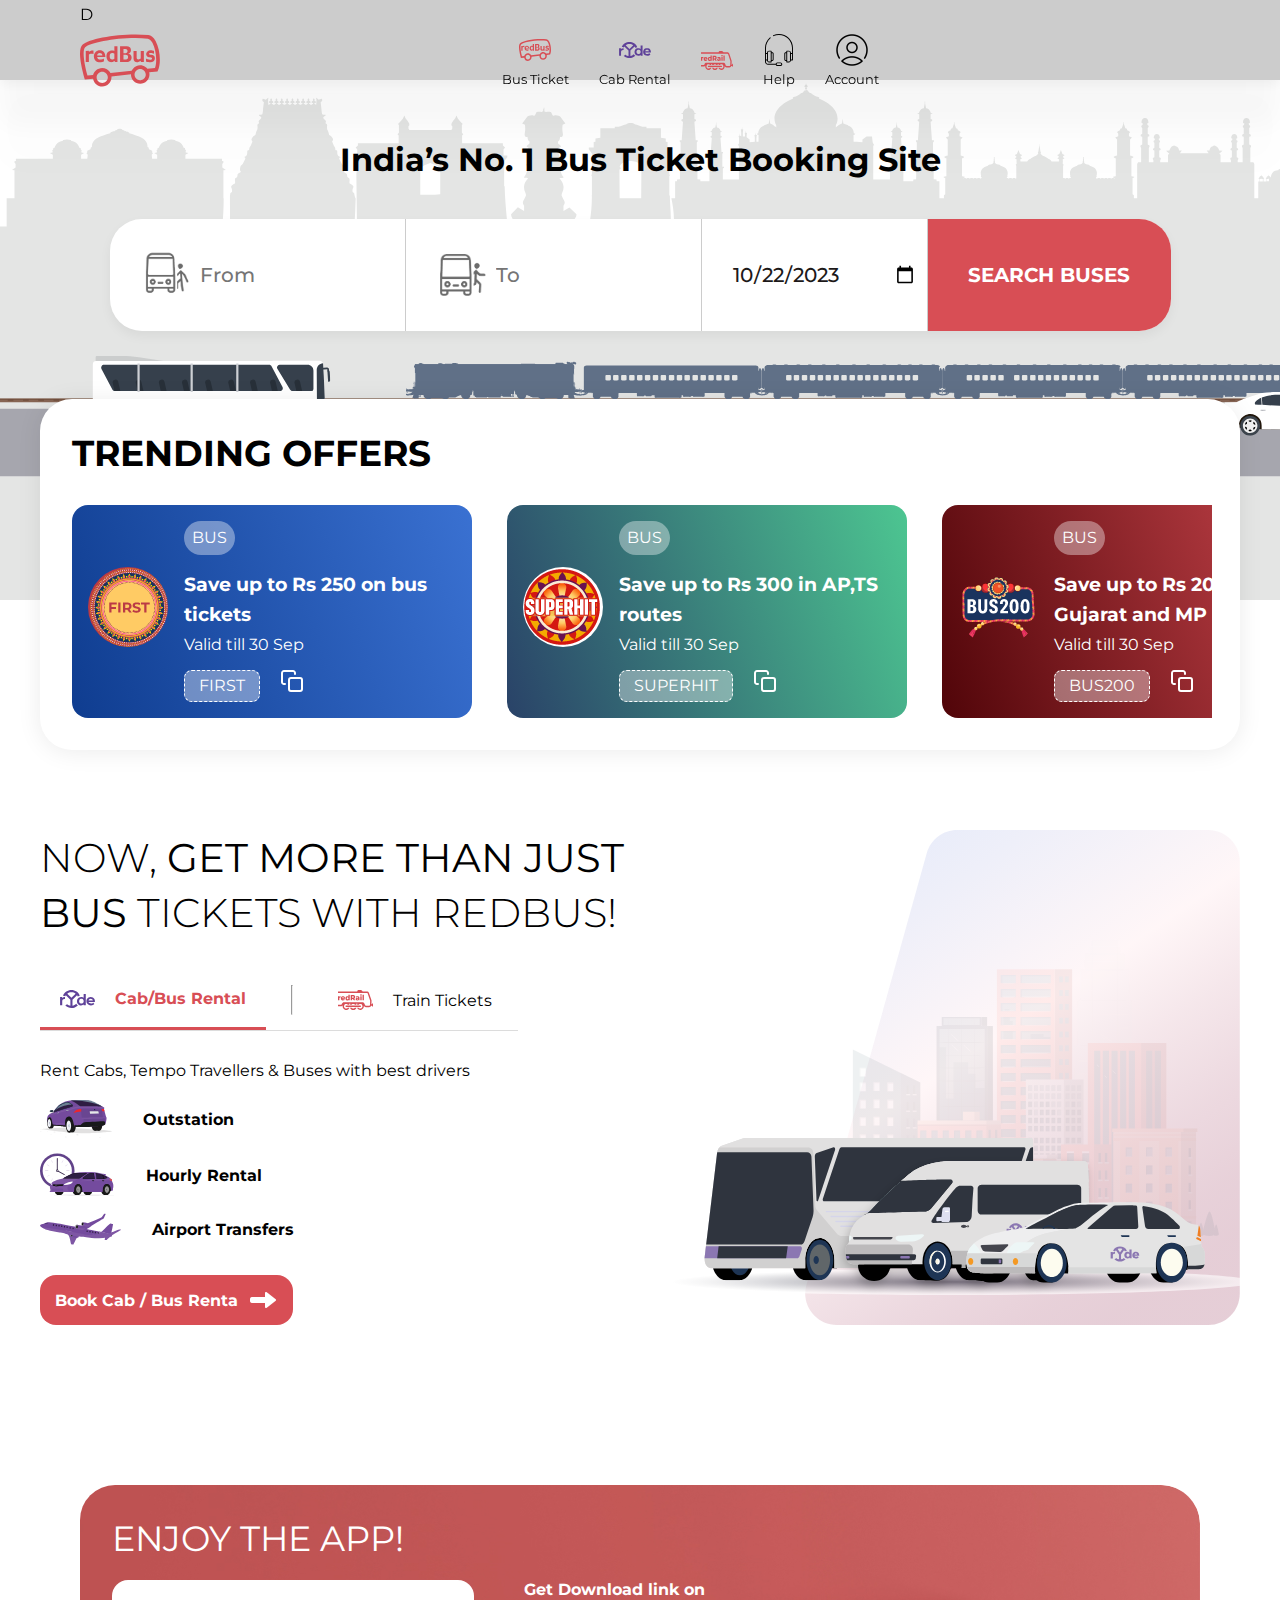
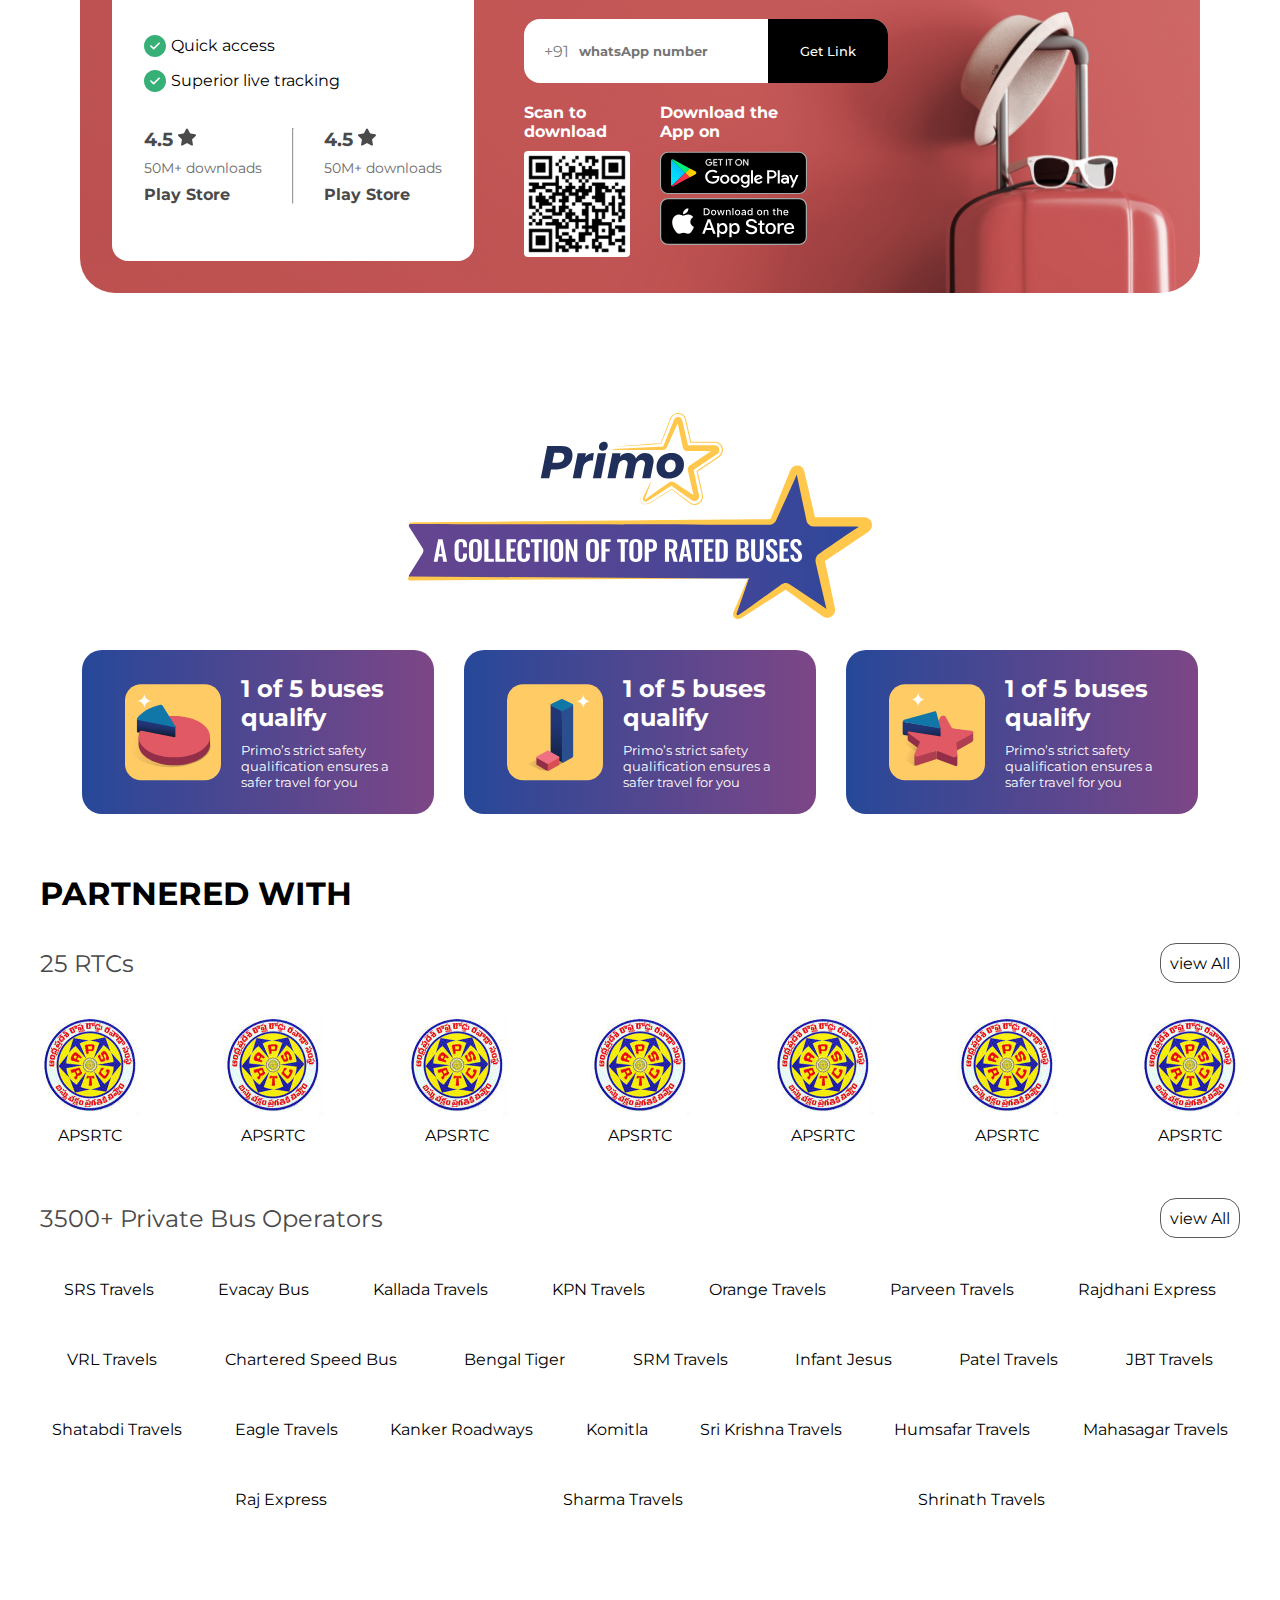
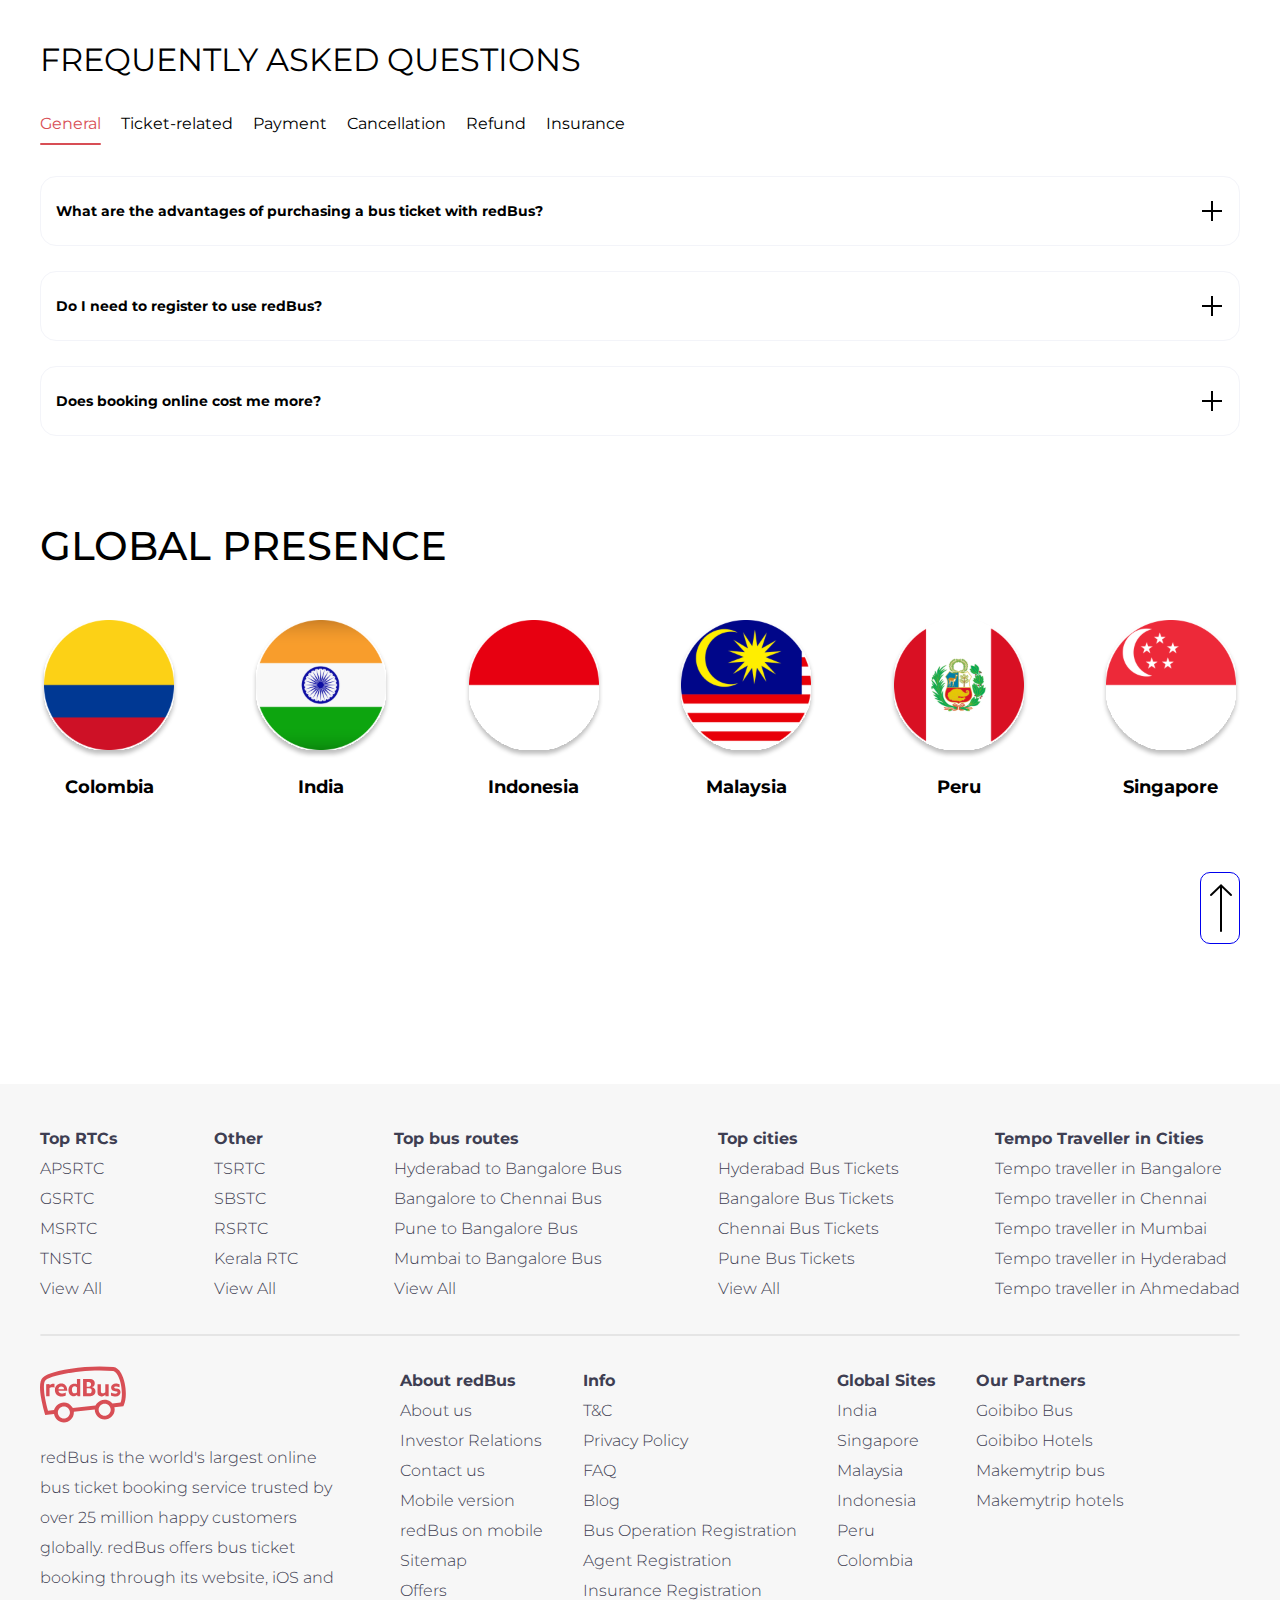
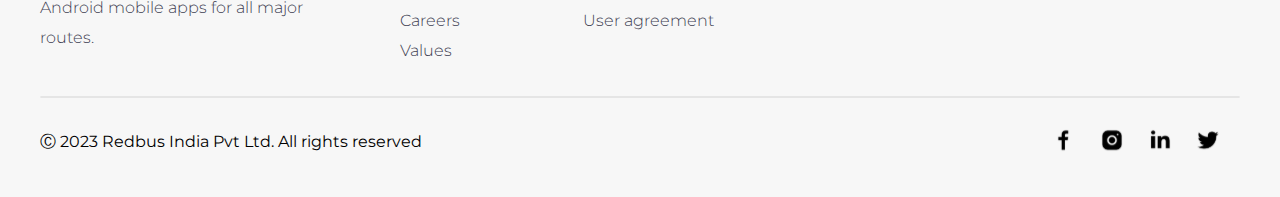
<file: 03 Redbus Clone/index.html>
<!DOCTYPE html>
<html lang="en">

<head>
    <meta charset="UTF-8">
    <meta name="viewport" content="width=device-width, initial-scale=1.0">
    <link rel="stylesheet" href="./style.css">
    <link rel="icon" type="image/x-icon" href="./assets/rdc-redbus-logo.svg">
    <title> Online Bus Ticket Booking</title>
</head>

<body>

    <nav class="navbar" id="navbar">D
        <div class="nav_container">
            <img class="redbus_logo" src="./assets/rdc-redbus-logo.svg" alt="logo">
            <!-- nav bar middle section  -->
            <ul class="nav_middle_section">
                <li class="bus_tickets">
                    <img src="./assets/rb_vertical.svg" alt="bus_ticket">
                    <p>Bus Ticket</p>
                </li>
                <li class="cab_rental">
                    <img src="./assets/ryde_vertical.svg" alt="cab_rental">
                    <p>Cab Rental</p>
                </li>
                <li class="train_tickets">
                    <img src="./assets/rail_vertical.svg" alt="train_ticke>
                    
                      
                    <p>Train ticket</p>
                </li>
            </ul>
    
            <ul class="nav_right_section">
                <li class="help">
                    <img src="./assets/headphones-support.svg" alt="support">
                    <p>Help</p>
                </li>
                <li class="account">
                    <img src="./assets/account.png" alt="account">
                    <p>Account</p>
                </li>
                </li>
            </ul>
            
        </div>
    </nav>


    <main class="main">
        <div class="section_one">
            <div class="section_one_container">

                <h1 class="section_one_heading">India’s No. 1 Bus Ticket Booking Site
                </h1>

                <div class="filter">
                    <div class="from">
                        <label for="from">
                            <img src="./assets/from.png" alt="from">
                        </label>
                        <input type="text" name="from" placeholder="From" id="from">
                    </div>
                    <div class="to">
                        <label for="to">
                            <img src="./assets/to.png" alt="to">
                        </label>
                        <input type="text" name="to" placeholder="To" id="to">
                    </div>
                    <div class="date">
                        <input type="date" name="date" id="date" value="2023-10-22">
                    </div>
                    <button type="submit" class="search">SEARCH BUSES</button>
                </div>

                <div class="trending_offers">
                    <h1 class="trending_offers_heading">TRENDING OFFERS
                    </h1>
                    <div class="offerCarousel">
                        <!-- card one -->
                        <div class="offer_card one">
                            <div class="left">

                                <img class="trending_offer_img" src="./assets/trending offer 1.png"
                                    alt="trending offer 1">
                            </div>
                            <div>
                                <div class="bus">BUS</div>
                                <h3>Save up to Rs 250 on bus tickets</h3>
                                <p>Valid till 30 Sep</p>

                                <div class="coupon_code">
                                    <div>
                                        <p>FIRST</p>
                                    </div>
                                    <img src="./assets/copy.svg" alt="copy">
                                </div>
                            </div>
                        </div>
                        <!-- card two -->
                        <div class="offer_card two">
                            <div class="left">
                                <img class="trending_offer_img" src="./assets/trending offer 2.png"
                                    alt="trending offer 2">
                            </div>
                            <div>
                                <div class="bus">BUS</div>
                                <h3>Save up to Rs 300 in AP,TS routes</h3>
                                <p>Valid till 30 Sep</p>

                                <div class="coupon_code">
                                    <div>
                                        <p>SUPERHIT</p>
                                    </div>
                                    <img src="./assets/copy.svg" alt="copy">
                                </div>
                            </div>
                        </div>
                        <!-- card three -->
                        <div class="offer_card three">
                            <div class="left">
                                <img class="trending_offer_img" src="./assets/trending offer 3.png"
                                    alt="trending offer 3">
                            </div>
                            <div>
                                <div class="bus">BUS</div>
                                <h3>Save up to Rs 200 in Gujarat and MP routes.</h3>
                                <p>Valid till 30 Sep</p>

                                <div class="coupon_code">
                                    <div>
                                        <p>BUS200</p>
                                    </div>
                                    <img src="./assets/copy.svg" alt="copy">
                                </div>
                            </div>

                        </div>
                        <!-- card four -->
                        <div class="offer_card four">
                            <div class="left">
                                <img class="trending_offer_img" src="./assets/trending offer 4.png"
                                    alt="trending offer 4">
                            </div>
                            <div>
                                <div class="bus">BUS</div>
                                <h3>Save up to Rs 200 in Delhi, Rajasthan, RON.</h3>
                                <p>Valid till 30 Sep</p>
                                <div class="coupon_code">
                                    <div>
                                        <p>RB200</p>
                                    </div>
                                    <img src="./assets/copy.svg" alt="copy">
                                </div>
                            </div>

                        </div>
                        <!-- card five -->
                        <div class="offer_card five">
                            <div class="left">

                                <img class="trending_offer_img" src="./assets/trending offer 5.png"
                                    alt="trending offer 5">
                            </div>
                            <div>
                                <div class="bus">BUS</div>
                                <h3>Save Up to Rs 250 on bus tickets</h3>
                                <p>Valid till 30 Sep</p>

                                <div class="coupon_code">
                                    <div>
                                        <p>APSRTCNEW</p>
                                    </div>
                                    <img src="./assets/copy.svg" alt="copy">
                                </div>
                            </div>

                        </div>
                        <!-- card six -->
                        <div class="offer_card six">
                            <div class="left">
                                <img class="trending_offer_img" src="./assets/trending offer 3.png"
                                    alt="trending offer 3">
                            </div>
                            <div>
                                <div class="bus">BUS</div>

                                <h3>Save Up to Rs 250 on TSRTC bus tickets</h3>
                                <p>Valid till 30 Sep</p>

                                <div class="coupon_code">
                                    <div>
                                        <p>FIRST</p>
                                    </div>
                                    <img src="./assets/copy.svg" alt="copy">
                                </div>
                            </div>
                        </div>
                    </div>
                </div>
            </div>
        </div>


        <div class="container">
            <!-- section  two -->
            <div class="section_two">
                <div class="left">
                    <h1 class="section_two_heading">NOW, <b>
                            GET MORE THAN JUST BUS </b> TICKETS WITH REDBUS!
                    </h1>
                    <div class="bus_and_train">
                        <div class="bus_rental active">
                            <img src="./assets/ryde_vertical.svg" alt="ryde">
                            <p>
                                Cab/Bus Rental
                            </p>
                        </div>
                        <hr>
                        <div class="train_rental">
                            <img src="./assets/rail_vertical.svg" alt="rail">
                            <p>
                                Train Tickets
                            </p>
                        </div>
                    </div>
                    <div>
                        <p class="rental_list_title">Rent Cabs, Tempo Travellers & Buses with best drivers</p>
                        <ul class="rental_list">
                            <li><img src="./assets/ryde_car.svg" alt=""> Outstation</li>
                            <li> <img src="./assets/ryde_car_hourly.svg" alt="">Hourly Rental</li>
                            <li> <img src="./assets/ryde_airport_transport.svg" alt=""> Airport Transfers</li>
                        </ul>
                    </div>
                    <button class="book">Book Cab / Bus Renta <img src="./assets/right arrow.png"
                            alt="arrow right"></button>
                </div>
                <div class="right"><img src="./assets/rydePop.svg" alt=""></div>
            </div>
            <!-- section  two end -->

            <!-- section  three -->
            <div class="section_three">
                <p>ENJOY THE APP!</p>
                <div class="section_three_container">
                    <div class="left">
                        <ul>
                            <li><img src="./assets/greentick.svg" alt="tick"> Quick access</li>
                            <li><img src="./assets/greentick.svg" alt="tick"> Superior live tracking</li>
                        </ul>
                        <div class="rating">
                            <div>
                                <h3>4.5 <img src="./assets/star-svgrepo-com.svg" alt="star"></h3>
                                <p> 50M+ downloads</p>
                                <h4>Play Store</h4>
                            </div>
                            <hr>
                            <div>
                                <h3>4.5 <img src="./assets/star-svgrepo-com.svg" alt="star"></h3>
                                <p> 50M+ downloads</p>
                                <h4>Play Store</h4>
                            </div>

                        </div>
                    </div>
                    <div class="right">
                        <h4>Get Download link on</h4>
                        <form class="whatsapp_no">
                            <p>+91 </p>
                            <input placeholder="whatsApp number" type="text" name="" id="">
                            <button>Get Link</button>
                        </form>
                        <div class="links_qr">
                            <div>
                                <h4>Scan to <br> download</h4>
                                <img src="./assets/qrCode.svg" alt="qr">
                            </div>
                            <div>
                                <h4>Download the <br> App on</h4>
                                <div>
                                    <img src="./assets/playStore.svg" alt="play store">
                                </div>
                                <div>
                                    <img src="./assets/appStore.svg" alt="app store">
                                </div>
                            </div>
                        </div>
                    </div>
                </div>
            </div>
            <!-- section three  end -->
            <!-- section four -->
            <div class="section_four">

                <img src="./assets/primoTopBanner.svg" alt="promo">
                <div class="promos">
                    <div class="promo">
                        <img src="./assets/primoSubImg1.svg" alt="promo">
                        <div>
                            <h2>1 of 5 buses qualify</h2>
                            <p>Primo’s strict safety qualification ensures a safer travel for you</p>
                        </div>
                    </div>
                    <div class="promo">
                        <img src="./assets/primoSubImg2.svg" alt="promo">
                        <div>
                            <h2>1 of 5 buses qualify</h2>
                            <p>Primo’s strict safety qualification ensures a safer travel for you</p>
                        </div>
                    </div>
                    <div class="promo">
                        <img src="./assets/primoSubImg3.svg" alt="promo">
                        <div>
                            <h2>1 of 5 buses qualify</h2>
                            <p>Primo’s strict safety qualification ensures a safer travel for you</p>
                        </div>
                    </div>
                </div>
            </div>
            <!-- section four  end-->
            <!-- section five  -->
            <div class="section_five">
                <h1>PARTNERED WITH</h1>
                <!-- rtcs -->
                <div class="rtcs">
                    <div class="header">
                        <p>25 RTCs</p>
                        <a href="#" class="view"> view All</a>
                    </div>
                    <div class="companies">
                        <div class="company"><img src="./assets/10283.png" alt="img">
                            <p>APSRTC </p>
                        </div>
                        <div class="company"><img src="./assets/10283.png" alt="img">
                            <p>APSRTC </p>
                        </div>
                        <div class="company"><img src="./assets/10283.png" alt="img">
                            <p>APSRTC </p>
                        </div>
                        <div class="company"><img src="./assets/10283.png" alt="img">
                            <p>APSRTC </p>
                        </div>
                        <div class="company"><img src="./assets/10283.png" alt="img">
                            <p>APSRTC </p>
                        </div>
                        <div class="company"><img src="./assets/10283.png" alt="img">
                            <p>APSRTC </p>
                        </div>
                        <div class="company"><img src="./assets/10283.png" alt="img">
                            <p>APSRTC </p>
                        </div>
                    </div>
                </div>
                <!--  private_bus_operators-->
                <div class="private_bus_operators">
                    <div class="header">

                        <p>3500+ Private Bus Operators</p>
                        <a href="#" class="view"> view All</a>
                    </div>
                    <ul class="operators">
                        <li>SRS Travels</li>
                        <li>Evacay Bus</li>
                        <li>Kallada Travels</li>
                        <li>KPN Travels</li>
                        <li>Orange Travels</li>
                        <li>Parveen Travels</li>
                        <li>Rajdhani Express</li>
                        <li>VRL Travels</li>
                        <li>Chartered Speed Bus</li>
                        <li>Bengal Tiger</li>
                        <li>SRM Travels</li>
                        <li>Infant Jesus</li>
                        <li>Patel Travels</li>
                        <li>JBT Travels</li>
                        <li>Shatabdi Travels</li>
                        <li>Eagle Travels</li>
                        <li>Kanker Roadways</li>
                        <li>Komitla</li>
                        <li>Sri Krishna Travels</li>
                        <li>Humsafar Travels</li>
                        <li>Mahasagar Travels</li>
                        <li>Raj Express</li>
                        <li>Sharma Travels</li>
                        <li>Shrinath Travels</li>
                    </ul>
                </div>

            </div>
            <!-- section five end -->

            <!-- section six -->
            <div class="section_six">
                <h1 class="section_six_heading">FREQUENTLY ASKED QUESTIONS</h1>
                <ul class="questions_type">
                    <li class="active"> General</li>
                    <li>Ticket-related</li>
                    <li>Payment</li>
                    <li>Cancellation</li>
                    <li>Refund</li>
                    <li>Insurance</li>
                </ul>
                <div class="accordion">
                    <div>
                        <p>
                            What are the advantages of purchasing a bus ticket with redBus?
                        </p>
                        <img src="./assets/plus.png" alt="plus">
                    </div>
                    <div>
                        <p>
                            Do I need to register to use redBus?
                        </p>
                        <img src="./assets/plus.png" alt="plus">

                    </div>
                    <div>
                        <p>
                            Does booking online cost me more?
                        </p>
                        <img src="./assets/plus.png" alt="plus">
                    </div>
                </div>
            </div>
            <!-- section six end -->
            <!-- section seven -->
            <div class="section_seven">
                <h1 class="global_presence_heading">GLOBAL PRESENCE</h1>
                <div class="global_presence">
                    <div class="colombia">
                        <img src="./assets/Colombia.svg" alt="Colombia">
                        <p>Colombia</p>
                    </div>
                    <div>
                        <img src="./assets/India.svg" alt="India">
                        <p>India</p>
                    </div>
                    <div>
                        <img src="./assets/Indonesia.svg" alt="Indonesia">
                        <p>Indonesia</p>
                    </div>
                    <div>
                        <img src="./assets/Malaysia.svg" alt="Malaysia">
                        <p>Malaysia</p>
                    </div>
                    <div>
                        <img src="./assets/Peru.svg" alt="Peru">
                        <p>Peru</p>
                    </div>
                    <div>
                        <img src="./assets/Singapore.svg" alt="Singapore">
                        <p>Singapore</p>
                    </div>
                </div>
            </div>
            <!-- section seven end -->
            <div class="section_eight">
                <a class="scroll_top" href="#">
                    <img src="./assets/arrow up.png" alt="arrow up">
                </a>
            </div>
        </div>

    </main>

    <footer class="footer">
        <div class="footer_container">
            <div class="list">
                <ul>
                    <li class="list_heading">Top RTCs</li>
                    <li>APSRTC</li>
                    <li>GSRTC</li>
                    <li>MSRTC</li>
                    <li>TNSTC</li>
                    <li>View All</li>
                </ul>
                <ul>
                    <li class="list_heading">Other</li>
                    <li>TSRTC</li>
                    <li>SBSTC</li>
                    <li>RSRTC</li>
                    <li>Kerala RTC</li>
                    <li>View All</li>
                </ul>
                <ul>
                    <li class="list_heading">Top bus routes</li>
                    <li>Hyderabad to Bangalore Bus</li>
                    <li>Bangalore to Chennai Bus</li>
                    <li>Pune to Bangalore Bus</li>
                    <li>Mumbai to Bangalore Bus</li>
                    <li>View All</li>
                </ul>
                <ul>
                    <li class="list_heading">Top cities</li>
                    <li>Hyderabad Bus Tickets</li>
                    <li>Bangalore Bus Tickets</li>
                    <li>Chennai Bus Tickets</li>
                    <li>Pune Bus Tickets</li>
                    <li>View All</li>
                </ul>
                <ul>
                    <li class="list_heading">
                        Tempo Traveller in Cities
                    </li>
                    <li>Tempo traveller in Bangalore</li>
                    <li>Tempo traveller in Chennai</li>
                    <li>Tempo traveller in Mumbai</li>
                    <li>Tempo traveller in Hyderabad</li>
                    <li>Tempo traveller in Ahmedabad</li>
                </ul>
            </div>
            <hr>
            <div class="second_list">

                <div class="list">
                    <ul class="about">
                        <li>
                            <img src="./assets/rdc-redbus-logo.svg" alt="">
                            <p>redBus is the world's largest online bus ticket booking service trusted by over 25
                                million happy
                                customers globally. redBus offers bus ticket booking through its website, iOS and
                                Android mobile
                                apps for all major routes.</p>
                    </ul>
                    </li>
                    <ul>
                        <li class="list_heading">About redBus</li>
                        <li> About us</li>
                        <li> Investor Relations</li>
                        <li> Contact us</li>
                        <li> Mobile version</li>
                        <li> redBus on mobile</li>
                        <li> Sitemap</li>
                        <li>Offers</li>
                        <li>Careers</li>
                        <li>Values</li>
                    </ul>
                    <ul>
                        <li class="list_heading">Info</li>
                        <li>T&C</li>
                        <li>Privacy Policy</li>
                        <li>FAQ</li>
                        <li>Blog</li>
                        <li>Bus Operation Registration</li>
                        <li>Agent Registration</li>
                        <li>Insurance Registration</li>
                        <li>User agreement</li>
                    </ul>
                    <ul>
                        <li class="list_heading">Global Sites</li>
                        <li>India</li>
                        <li>Singapore</li>
                        <li>Malaysia</li>
                        <li>Indonesia</li>
                        <li>Peru</li>
                        <li>Colombia</li>
                    </ul>
                    <ul>
                        <li class="list_heading">Our Partners</li>
                        <li>Goibibo Bus</li>
                        <li>Goibibo Hotels</li>
                        <li>Makemytrip bus</li>
                        <li>Makemytrip hotels</li>
                    </ul>
                </div>
            </div>
            <hr>
            <div class="links">
                <p>Ⓒ 2023 Redbus India Pvt Ltd. All rights reserved</p>
                <div class="social">
                    <img src="./assets/social_facebook_new.svg" alt="fb">
                    <img src="./assets/social_instagram_new.svg" alt="in">
                    <img src="./assets/social_linkedin_new.svg" alt="li">
                    <img src="./assets/social_twitter_new.svg" alt="tw">
                </div>
            </div>
        </div>

    </footer>
</body>

</html>
</file>
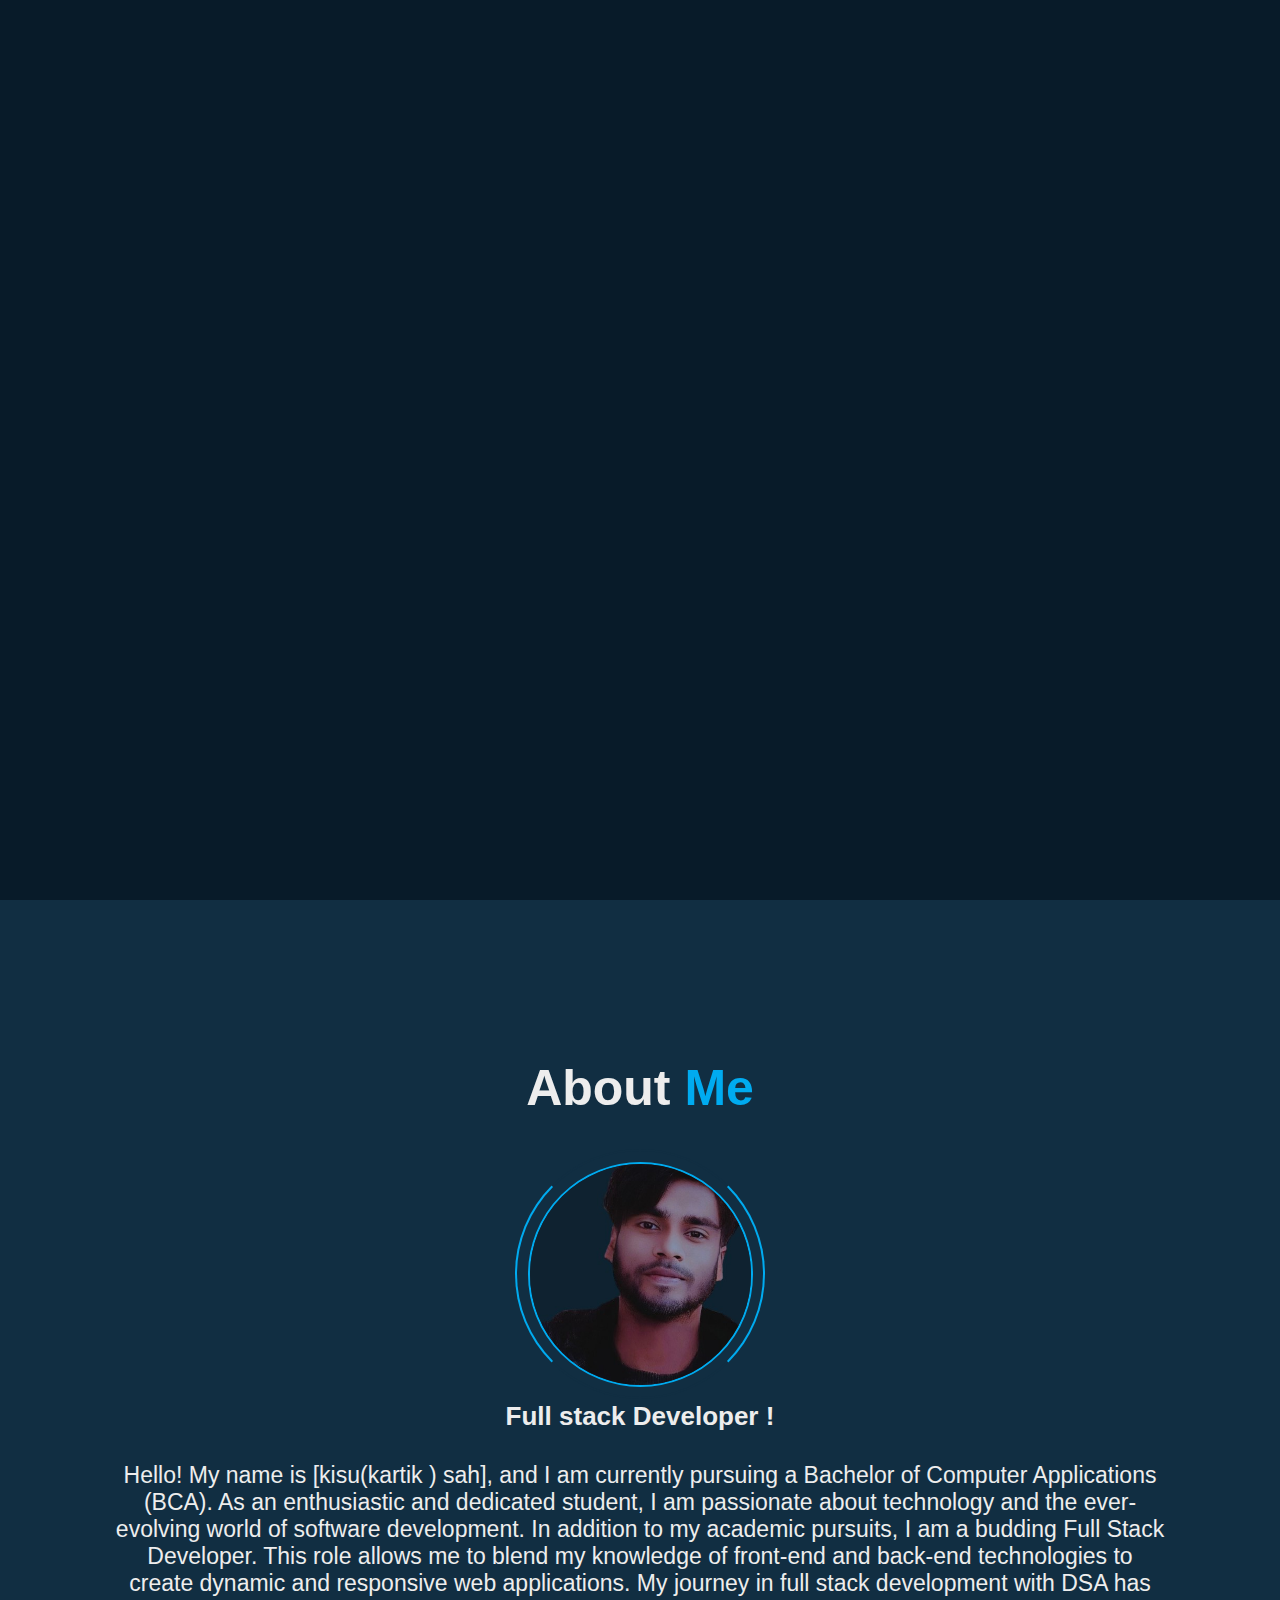
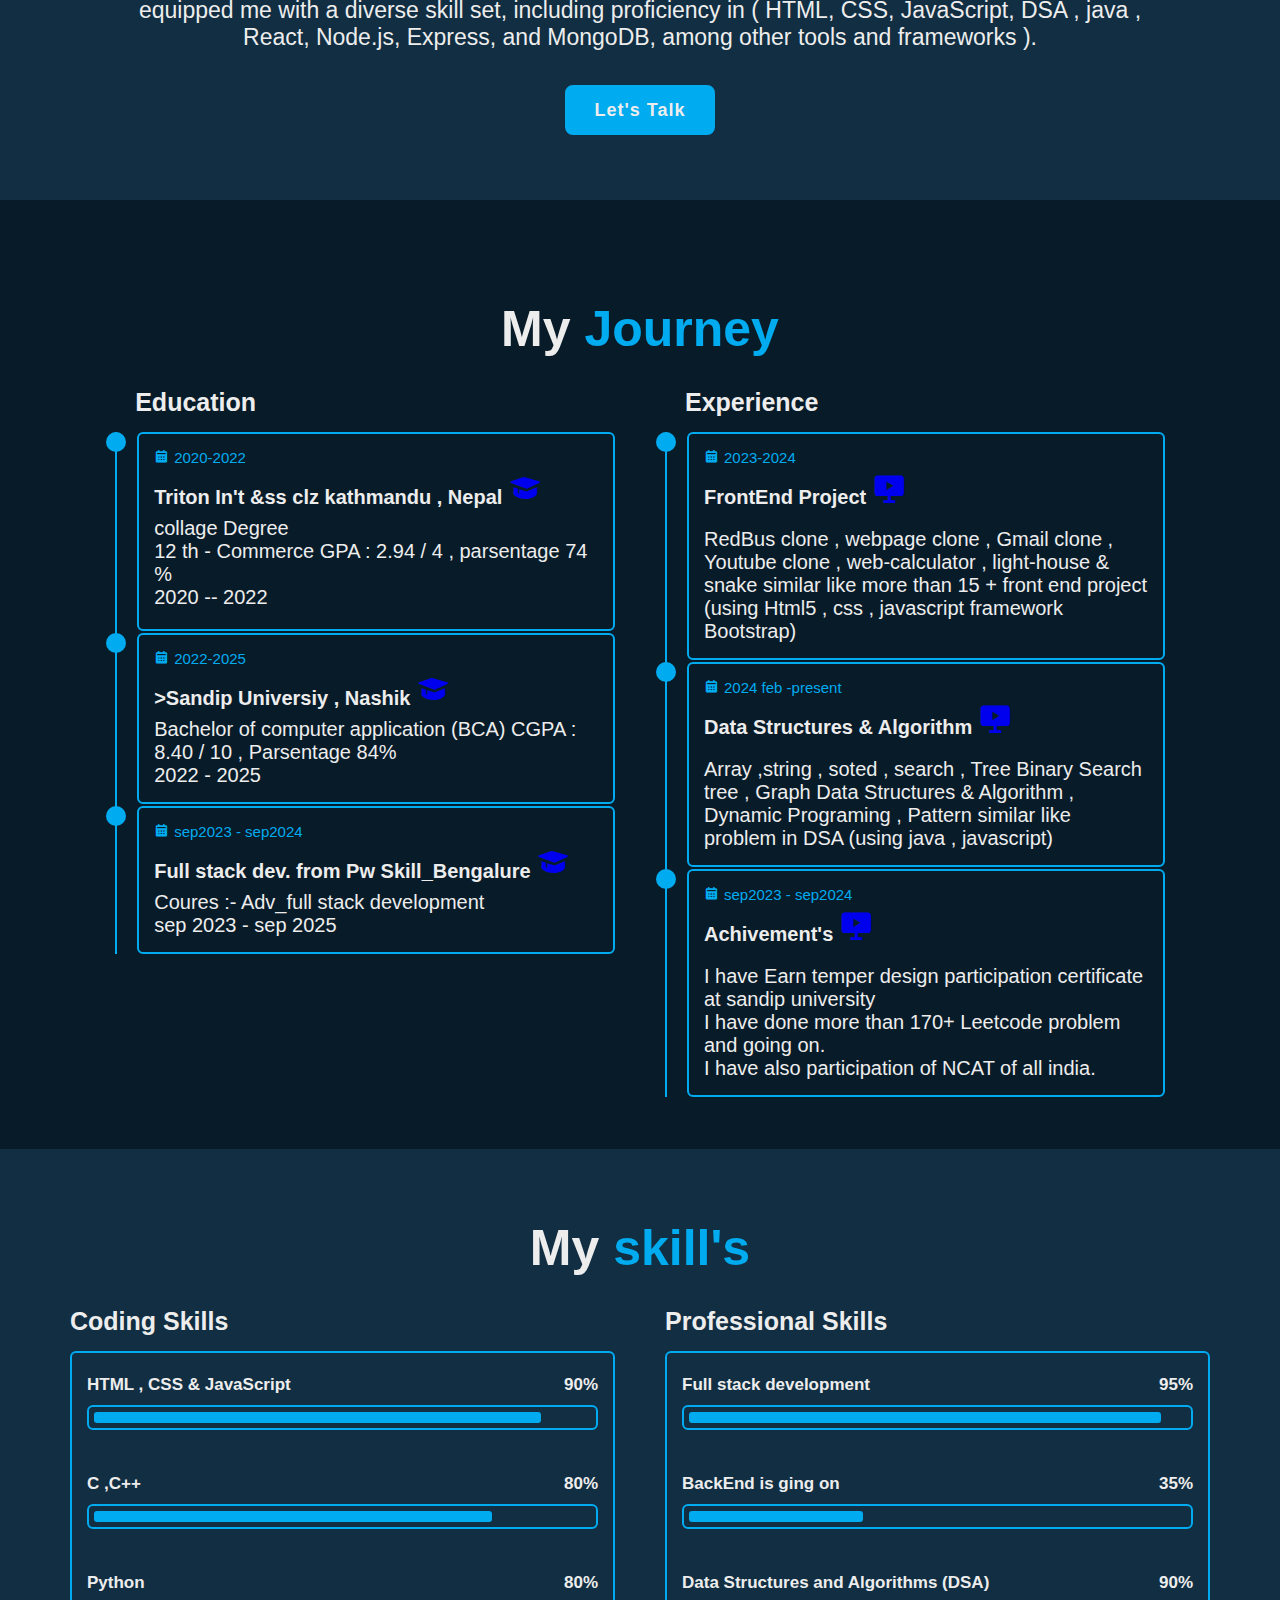
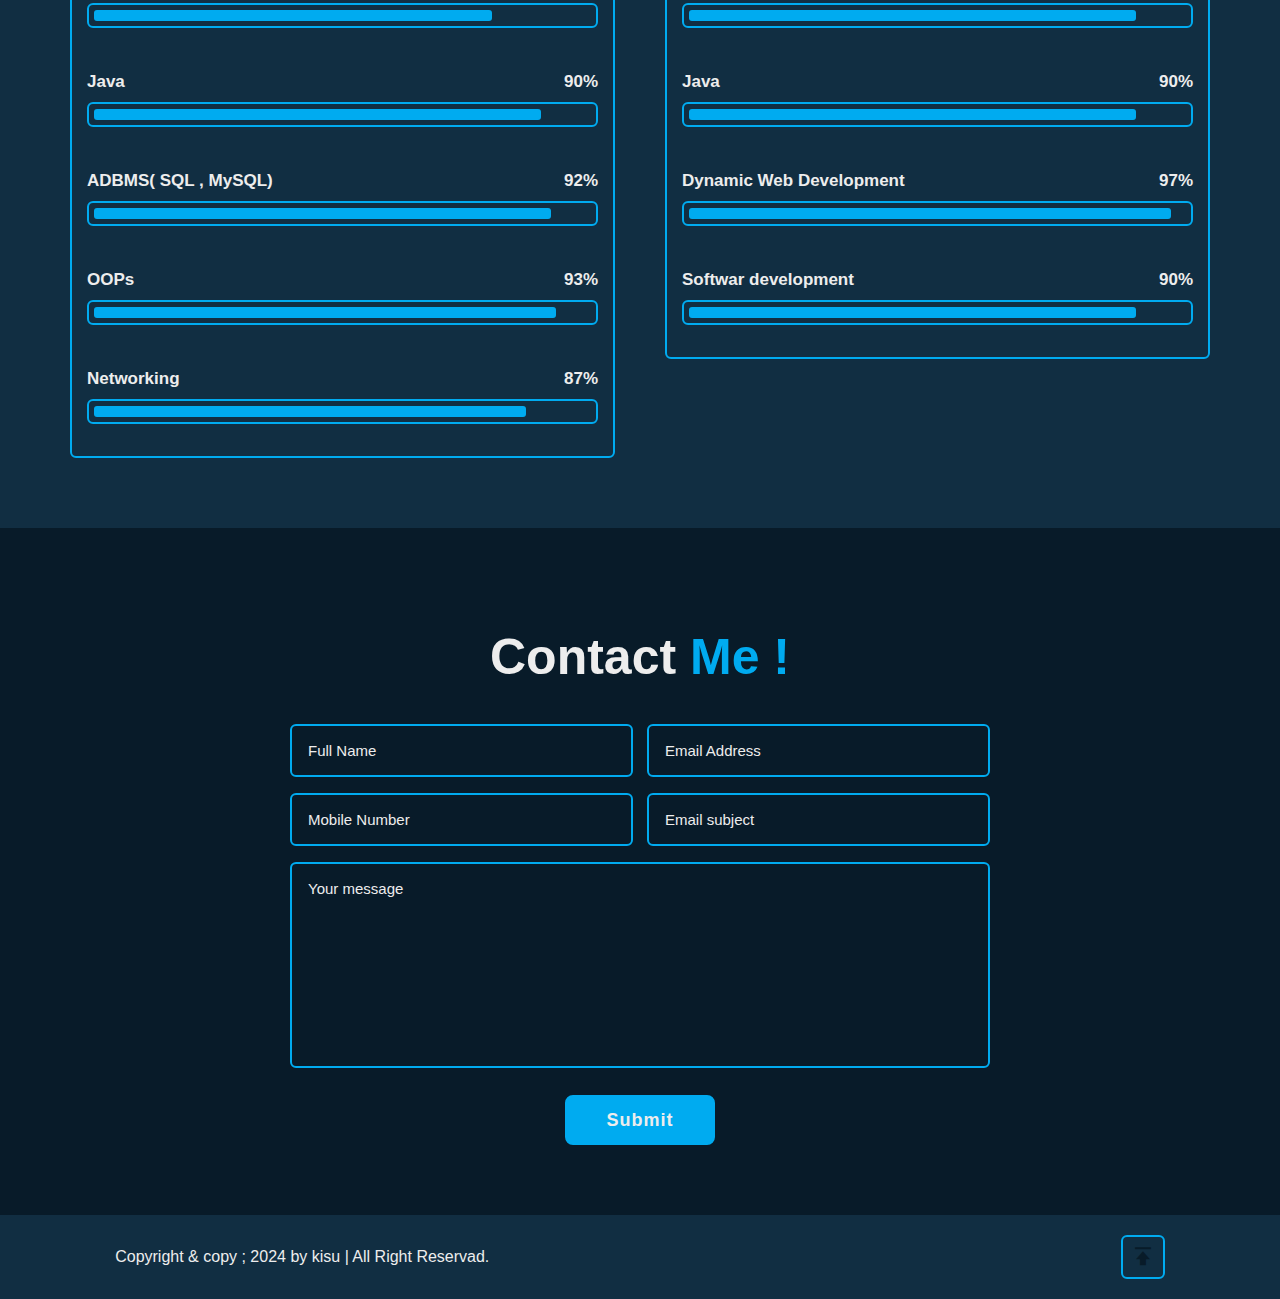
<file: portfiloprofile/index.html>
<!DOCTYPE html>
<html lang="en">
<head>
    <meta charset="UTF-8">
    <meta name="viewport" content="width=device-width, initial-scale=1.0">
    <title>Complete Responsive personal portfolio webside HTML css javascript | kartik  </title>
    <link rel="stylesheet" href="style.css">
    <!-- box icon -->
    <link href='https://unpkg.com/boxicons@2.1.4/css/boxicons.min.css' rel='stylesheet'>
</head>
<body>
   <!-- header of design -->
     <header class ="header ">

        <a href="#" class ="logo">Kisun(Kartik).<span class="animate" style="--i:1"></span></a>

        <div class="bx bx-menu" id="menu-icon">   <span class="animate" style="--i:2"></span></div>

        <nav class="navbar">
            <a href="#home" class="active">Home</a>
            <a href="#about">About</a>
            <a href="#education">Education</a>
            <a href="#service">Servic</a>
            <a href="#skills">Skills</a>
            <a href="#contact">Contact</a>

            <span class="active-nav"></span>
            <span class="animate" style="--i:2"></span>
        </nav>

     </header>

     <!-- home section design -->

     
     <section class="home show-animate" id="home">
        <div class="home-content ">
            <h1>Hi, I'm<span> Kisun sah</span>  <span class="animate" style="--i:3"></span></h1>
            <div class="text-animata">
                <h3> Software Engineer  //<br/>
                    Full stack developer</h3>
                    <span class="animate" style="--i:4"></span>
            </div>
            <p></p>

                <div class="btn-box">
                    <a href="https://drive.google.com/file/d/1ZOYn1CDiwwj5dATNfbF5eXvj6oRn0ly1/view?usp=drive_link"class="btn">Resume</a>
                    <a href="#"class="btn">Let's Talk</a>
                    <span class="animate" style="--i:5"></span>
                </div>
                <!-- home  -->
                <div class="home-sci">
                    <a href="https://www.facebook.com/kartik.shah.33671748" target="blank" ><i class='bx bxl-facebook-circle'></i></a>
                    <a href="https://web.whatsapp.com/" target="blank"><i class='bx bxl-whatsapp-square'></i></a>
                    <a href="https://www.linkedin.com/in/kisun-sah-a5a39328a/" target="blank"><i class='bx bxl-linkedin-square' ></i></a>
                    <a href="https://github.com/kisun-sah" target="blank"><i class='bx bxl-github' ></i></a>
                    <!-- <a href=""><i class='bx bx-user-check'></i>Resume</a> -->
                    <span class="animate home-img" style="--i:6"></span>
                </div>
        </div>
        <div class="home-imgHover"></div>
        <span class="animate home-img" style="--i:6"></span>
     </section>
     <!-- about section design -->

     <section class= "about" id = "about">
        <h2 class="heading ">About<span>  Me  </h2>
        <div class="about-img">
            <img src="img/kiss.jpg"alt=""> 
            <span class="circle-spin"></span>

        </div>

            <div class="about-content"> 
                <h3>Full stack Developer !</h3>
                
                <p>Hello! My name is [kisu(kartik ) sah], and I am currently pursuing a Bachelor of Computer Applications (BCA). 
                    As an enthusiastic and dedicated student, 
                    I am passionate about technology and the ever-evolving world of software development.  

                    In addition to my academic pursuits, I am a budding Full Stack Developer. 
                    This role allows me to blend my knowledge of front-end and back-end 
                    technologies to create dynamic and responsive web applications. My journey in full stack development with DSA
                    has equipped me with a diverse skill set, including proficiency 
                    in ( HTML, CSS, JavaScript, DSA , java , React, Node.js, Express, and MongoDB, among other tools and frameworks ).
                </p>


               

              
            </div>
            
            <a href="https://web.whatsapp.com/"></a><button type="submit"class="btn-about">Let's Talk
                </a>
            </button>
        
            
                
        </section>






        <!-- education section design -->

   <section class="education " id="education">
    <h2 class="heading">My <span>Journey</span></h2>
    <div class="education-row">
        <div class="education-column">
            <h3 class="title">Education</h3>

            <div class="education-box">
                <div class="education-content">
                    <div class="content">
                        <div class="year"><i class='bx bxs-calendar'></i>2020-2022</div>
                        <h3>Triton In't &ss clz kathmandu , Nepal   <a  class="edu" href="https://www.triton.edu.np/"><i class='bx bxs-graduation'></i></a></h3>
                        <p> collage Degree 
                             <br>
                             12 th - Commerce
                            GPA : 2.94 / 4 , parsentage  74 % <br>
                           
                            2020 -- 2022

                        </p>

                        </p>
                    </div>

                </div>


                <div class="education-content">
                    <div class="content">
                        <div class="year"><i class='bx bxs-calendar'></i>2022-2025</div>
                        <h3>>Sandip Universiy , Nashik    <a class="edu"  href="https://www.sandipuniversity.edu.in/"><i class='bx bxs-graduation'></i></a>  <br></h3>
                       
                        <p >
                            Bachelor of computer application (BCA)
                            CGPA : 8.40 / 10   ,  Parsentage  84% <br>

                            2022 - 2025


                        </p>
                    </div>

                </div>

                <div class="education-content">
                    <div class="content">
                        <div class="year"><i class='bx bxs-calendar'></i>sep2023 - sep2024</div>
                        <h3>Full stack dev.  from Pw Skill_Bengalure <a   class="edu" href="https://pwskills.com/"><i class='bx bxs-graduation'></i></a></h3>
                       
                        <p>  Coures :- Adv_full stack development<br/>

                            sep 2023 - sep 2025



                        </p>
                    </div>

                </div>





            </div>
        </div>

        <div class="education-column">
            <h3 class="title">Experience</h3>

            <div class="education-box">
                <div class="education-content">
                    <div class="content">
                        <div class="year"><i class='bx bxs-calendar'></i>2023-2024</div>
                        <h3>FrontEnd Project    <a class="edu"  href="https://github.com/kisun-sah/full-stack-project"><i class='bx bxs-slideshow' ></i></a></h3>  <br/>
                        <p> RedBus clone ,  webpage clone  ,  Gmail clone , Youtube clone  ,  web-calculator ,  light-house &   snake similar like more than 15 +
                            front end project (using Html5 , css , javascript framework Bootstrap)

                        </p>
                      
                      
                    </div>

                </div>


                <div class="education-content">
                    <div class="content">
                        <div class="year"><i class='bx bxs-calendar'></i>2024 feb -present </div>
                        <h3>Data Structures & Algorithm   <a class="edu"  href="https://github.com/kisun-sah/Data-Structures-and-Algorithms-Problem-Solving"><i class='bx bxs-slideshow' ></i></a></h3>  <br/>
                       
                        <p> Array ,string , soted , search , Tree Binary Search tree ,  Graph Data Structures & Algorithm
                            , Dynamic Programing , Pattern similar like problem in DSA (using java , javascript)

                        </p>
                      
                       
                    </div>

                </div>

                <div class="education-content">
                    <div class="content">
                        
                        <div class="year"><i class='bx bxs-calendar'></i>sep2023 - sep2024</div>
                        <h3>Achivement's    <a  class="edu"  href="https://github.com/kisun-sah/certification"><i class='bx bxs-slideshow' ></i></a> </h3> <br/>
                        <p> I have Earn temper design participation certificate at sandip university<br/>
                            I have done more than 170+ Leetcode problem and going on.<br/>
                            I have also participation of NCAT of all india.<br/>
                           
                            


                        </p>
                       
                        
                    </div>

                 
                       
                      
                    
                </div>





            </div>
        </div>
    </div>
   </section>


   <!-- skills section design -->
   <section class="skills"id="skills">
    <h2 class="heading">My <span>skill's</span> </h2>

    <div class="skills-row">
        <div class="skills-column">
            <h3 class="title">Coding Skills </h3>

            <div class="skills-box">
                <div class="skills-content">
                    <div class="progress">
                        <h3> HTML , CSS & JavaScript<span>90%</span></h3>
                        <div class="bar"><span></span></div>
                    </div>


                   


                    <div class="progress">
                        <h3>C ,C++<span>80%</span></h3>
                        <div class="bar"><span></span></div>
                    </div>



                    <div class="progress">
                        <h3>  Python<span>80%</span></h3>
                        <div class="bar"><span></span></div>
                    </div>


                    <div class="progress">
                        <h3>Java  <span>90%</span></h3>
                        <div class="bar"><span></span></div>
                    </div>

                    <div class="progress">
                        <h3>ADBMS( SQL , MySQL) <span>92%</span></h3>
                        <div class="bar"><span></span></div>
                    </div>

                 
                    <div class="progress">
                    <h3>OOPs<span>93%</span></h3>
                    <div class="bar"><span></span></div>
                    </div>

                    <div class="progress">
                    <h3>Networking <span>87%</span></h3>
                    <div class="bar"><span></span></div>
                </div>

            </div>
        </div>

     </div>

        <!-- //.......................................... -->


 


    
    <div class="skills-column">
        <h3 class="title">Professional Skills</h3>

        <div class="skills-box">
            <div class="skills-content">
                <div class="progress">
                    <h3> Full stack development<span>95%</span></h3>
                    <div class="bar"><span></span></div>
                </div>


                <div class="progress">
                    <h3>BackEnd is ging on <span>35%</span></h3>
                    <div class="bar"><span></span></div>
                </div>

                <div class="progress">
                    <h3> Data Structures and Algorithms (DSA)<span>90%</span></h3>
                    <div class="bar"><span></span></div>
                </div>



                <div class="progress">
                    <h3>Java<span>90%</span></h3>
                    <div class="bar"><span></span></div>
                </div>



                <div class="progress">
                    <h3>Dynamic Web Development<span>97%</span></h3>
                    <div class="bar"><span></span></div>
                </div>


                <div class="progress">
                    <h3> Softwar development<span>90%</span></h3>
                    <div class="bar"><span></span></div>
                </div>

                
               

               
            </div>

        </div>
    </div>


    </div>
   </section>
  

           <!-- contact section design -->

           <section class="contact" id="contact">
            <h2 class="heading">Contact <span>Me !</span></h2>

            <form action="#">
                <div class="input-box">
                    <div class="input-field">
                        <input type="text" placeholder="Full Name" required>

                         <span class="focus"></span>
                    </div>

                    <div class="input-field">
                        <input type="text" placeholder="Email Address" required>

                         <span class="focus"></span>
                    </div>


                </div>

                <div class="input-box">
                    <div class="input-field">
                        <input type="number" placeholder="Mobile Number" required>

                         <span class="focus"></span>
                    </div>

                    <div class="input-field">
                        <input type="text" placeholder="Email subject" required>

                         <span class="focus"></span>
                    </div>
 

                </div>

                <div class="textarea-field">
                    <textarea name="" id="" cols="30" rows="10" placeholder="Your message" required></textarea>
                    <span class="focus"></span>

                    

                </div>

               
               <a href="#btn"> <button type="submit"class="btn">Submit</button></a>
                    
    
                
                
            </form>
           </section>


           <!-- footer section design -->
           <footer class="footer">
            <div class="footer-text">
                <p>Copyright & copy ; 2024 by kisu  | All Right Reservad.</p>

            </div>
            <div class="footer-iconTop">
                <a href="#"><i class='bx bxs-to-top'></i></a>
            </div>
           </footer>

                 <script src="js/script.js"></script>

</body>
</html>
</file>
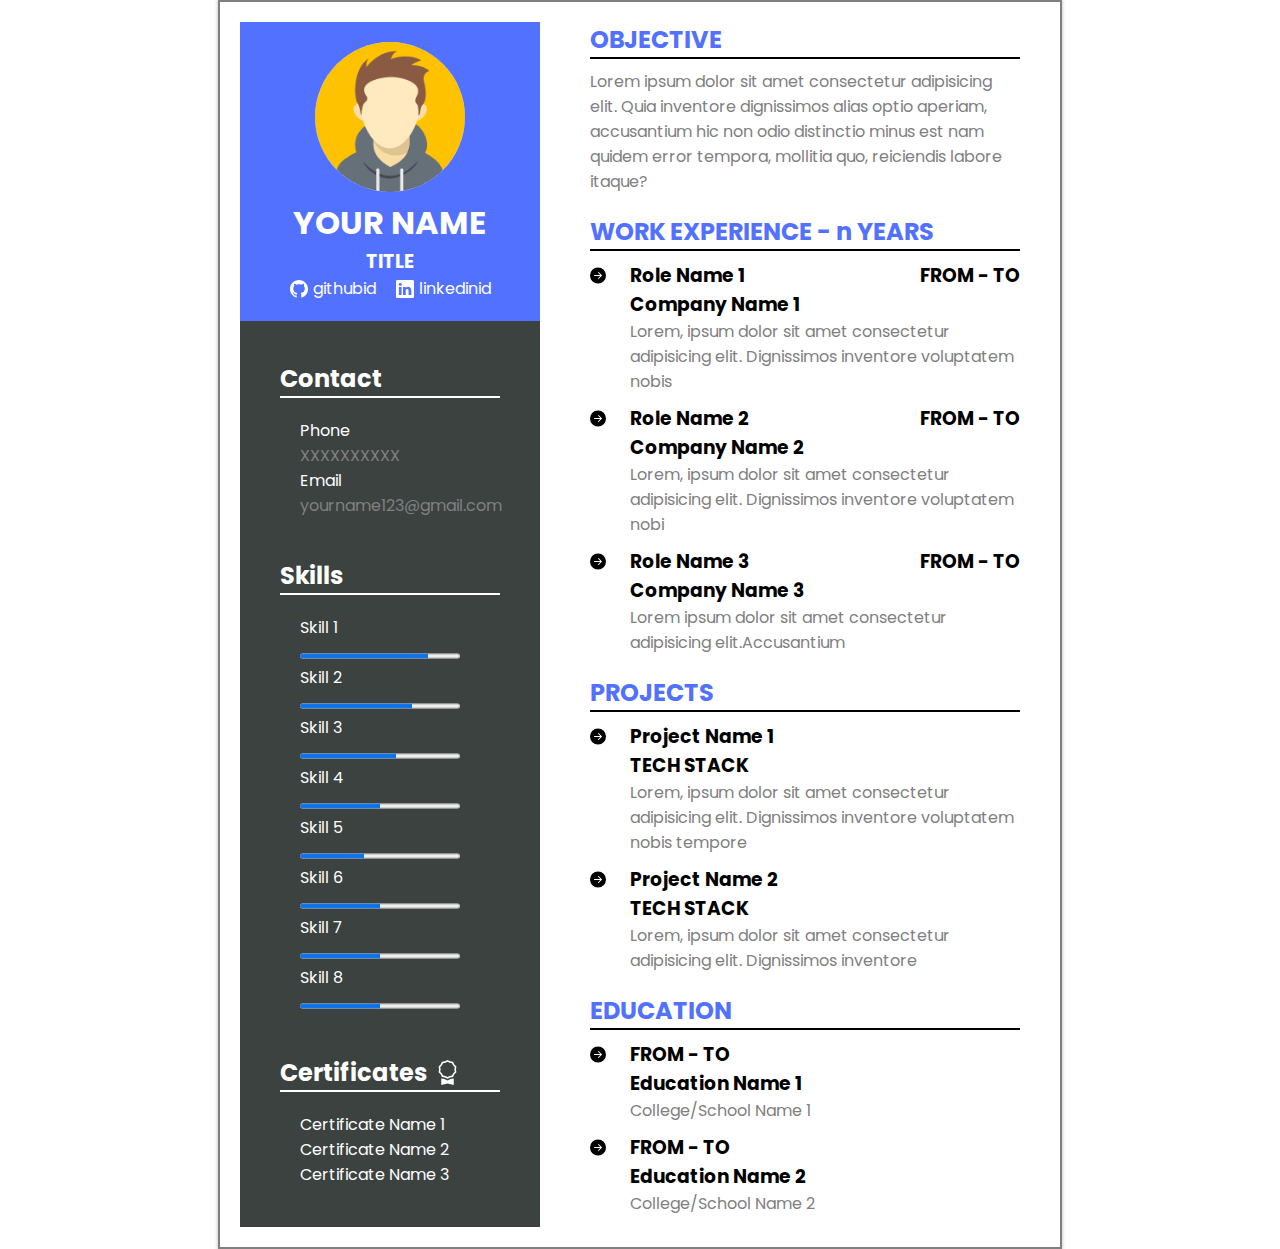
<file: Reasume-Template/index.html>
<!DOCTYPE html>
<html lang="en">
  <head>
    <meta charset="UTF-8" />
    <meta name="viewport" content="width=device-width, initial-scale=1.0" />
    <title>Resume Template</title>
    <link rel="stylesheet" href="index.css" />
  </head>
  <body>
      <main class="resume-template">
        <!-- profile top section -->
        <section class="profile-top">
            <div>
              <img class="avtar" src="./img/avtar.png" alt="photo" />
            </div>
            <h1 class="name">YOUR NAME</h1>
            <h3 class="title">TITLE</h3>
            <div class="links">
              <a href="#" class="github"> <img src="./img/github.svg" alt="github"> githubid</a>
              <a href="#" class="linkedin"> <img src="./img/linkedin.svg" alt="github"> linkedinid</a>
            </div>
        </section>

        <!-- profile bottom section -->
        <div class="profile-bottom">
          <!-- contact section -->
          <section class="contact">
            <div class="contact-heading">
              <h2>Contact</h2>
            </div>
            <div class="line1"></div>
            <ul class="contact-list">
              <li>
                Phone <br />
                <span class="contact-value">XXXXXXXXXX</span>
              </li>
              <li>
                Email <br />
                <span class="contact-value">yourname123@gmail.com</span>
              </li>
            </ul>
          </section>

          <!-- skill section -->
          <section class="skills">
            <div class="skills-heading">
              <h2>Skills</h2>
            </div>
            <div class="line1"></div>
            <ul class="skill-list">
              <li>
                Skill 1 <br />
                <progress
                  class="skill-progress"
                  max="100"
                  value="80"
                  class="progress"
                ></progress>
              </li>
              <li>
                Skill 2 <br />
                <progress
                  class="skill-progress"
                  max="100"
                  value="70"
                ></progress>
              </li>
              <li>
                Skill 3 <br />
                <progress
                  class="skill-progress"
                  max="100"
                  value="60"
                ></progress>
              </li>
              <li>
                Skill 4 <br />
                <progress
                  class="skill-progress"
                  max="100"
                  value="50"
                ></progress>
              </li>
              <li>
                Skill 5 <br />
                <progress
                  class="skill-progress"
                  max="100"
                  value="40"
                ></progress>
              </li>
              <li>
                Skill 6
                <br />
                <progress
                  class="skill-progress"
                  max="100"
                  value="50"
                ></progress>
              </li>
              <li>
                Skill 7 <br />
                <progress
                  class="skill-progress"
                  max="100"
                  value="50"
                ></progress>
              </li>
              <li>
                Skill 8 <br />
                <progress
                  class="skill-progress"
                  max="100"
                  value="50"
                ></progress>
              </li>
            </ul>
          </section>

          <!-- certificate section-->
          <section class="certificate">
            <div class="certificate-heading">
              <h2>Certificates</h2>
              <img src="./img/award.svg" alt="award" />
            </div>

            <div class="line1"></div>
            <ul class="cert-list">
              <li>Certificate Name 1</li>
              <li>Certificate Name 2</li>
              <li>Certificate Name 3</li>
            </ul>
          </section>
        </div>

        <!-- more details -->
        <div class="details">
          <!-- objective section -->
          <section class="objective">
            <h2 class="objective-heading">OBJECTIVE</h2>
            <div class="line2"></div>
            <p class="objective-desc">
              Lorem ipsum dolor sit amet consectetur adipisicing elit. Quia inventore dignissimos alias optio aperiam, accusantium hic non odio distinctio minus est nam quidem error tempora, mollitia quo, reiciendis labore itaque?
            </p>
          </section>

          <!-- work experience section -->
          <section class="experience">
            <h2 class="experience-heading">WORK EXPERIENCE - n YEARS</h2>
            <div class="line2"></div>
            <ul class="experience-list">
              <li>
                <div class="role-date">
                  <div class="role">
                    <img
                      src="./img/arrow-right-circle-fill.svg"
                      alt="circle fill"
                    />
                    <h3>Role Name 1</h3>
                  </div>
                  <h3 class="date">FROM - TO</h3>
                </div>
                <h3 class="company">Company Name 1</h3>
                <p class="job-desc">
                  Lorem, ipsum dolor sit amet consectetur adipisicing elit. Dignissimos inventore voluptatem nobis  
                </p>
              </li>
              <li>
                <div class="role-date">
                  <div class="role">
                    <img
                    src="./img/arrow-right-circle-fill.svg"
                    alt="circle fill"
                  />
                    <h3 class="role">Role Name 2</h3>
                  </div>
                  <h3 class="date">FROM - TO</h3>
                </div>
                <h3 class="company">Company Name 2</h3>
                <p class="job-desc">
                  Lorem, ipsum dolor sit amet consectetur adipisicing elit. Dignissimos inventore voluptatem nobi 
                </p>
              </li>
              <li>
                <div class="role-date">
                  <div class="role">
                    <img
                      src="./img/arrow-right-circle-fill.svg"
                      alt="circle fill"
                    />
                    <h3 class="role">Role Name 3</h3>
                  </div>
                  <h3 class="date">FROM - TO</h3>
                </div>
                <h3 class="company">Company Name 3</h3>
                <p class="job-desc">
                  Lorem ipsum dolor sit amet consectetur adipisicing elit.Accusantium  
                </p>
              </li>
            </ul>
          </section>

          <!-- projects section -->
          <section class="project">
            <h2 class="project-heading">PROJECTS</h2>
            <div class="line2"></div>
            <ul class="project-list">
              <li>
                <div class="project-name">
                  <img
                    src="./img/arrow-right-circle-fill.svg"
                    alt="circle fill"
                  />
                    <h3>Project Name 1</h3>
                </div>
                <h3 class="tech-stack">
                  TECH STACK
                </h3>
                <p class="project-desc">
                  Lorem, ipsum dolor sit amet consectetur adipisicing elit. Dignissimos inventore voluptatem nobis tempore 
                </p>
              </li>
              <li>
                <div class="project-name">
                  <img
                    src="./img/arrow-right-circle-fill.svg"
                    alt="circle fill"
                  />
                  <h3>Project Name 2</h3>
                </div>
                <h3 class="tech-stack">
                  TECH STACK
                </h3>
                <p class="project-desc">
                  Lorem, ipsum dolor sit amet consectetur adipisicing elit. Dignissimos inventore  
                </p>
              </li>
            </ul>
          </section>

          <!-- education section -->
          <section class="education">
            <h2 class="education-heading">EDUCATION</h2>
            <div class="line2"></div>
            <ul class="education-list">
              <li>
                <div class="education-date">
                  <img
                  src="./img/arrow-right-circle-fill.svg"
                  alt="circle fill"
                />
                  <h3>FROM - TO</h3>
                </div>
                <h3 class="education-type">Education Name 1</h3>
                <div class="college-name">College/School Name 1</div>
              </li>
              <li>
                <div class="education-date">
                  <img
                  src="./img/arrow-right-circle-fill.svg"
                  alt="circle fill"
                />
                  <h3>FROM - TO</h3>
                </div>
                <h3 class="education-type">Education Name 2</h3>
                <div class="college-name">College/School Name 2</div>
              </li>
          </section>
        </div>
      </main>
  </body>
</html>
</file>
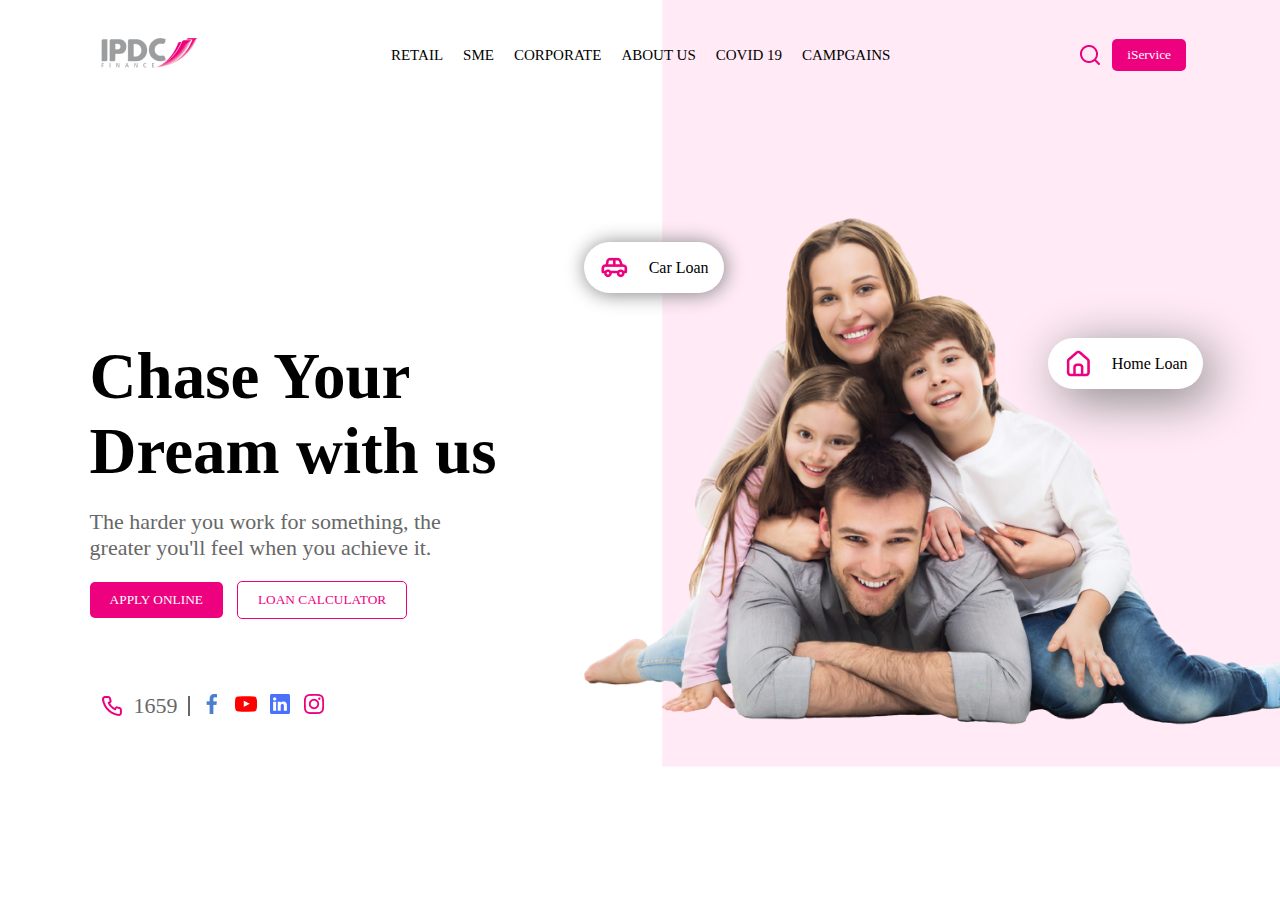
<file: Web-Page-UI-Clone/index.html>
<!doctype html>
<html lang="en">
  <head>
    <meta charset="UTF-8" />
    <meta name="viewport" content="width=device-width, initial-scale=1.0" />
    <title>Web-page-ui clone</title>
    <link rel="stylesheet" href="style.css" />
  </head>
  <body>
    <!-- nav bar -->
    <header>
      <nav>
        <div class="nav-logo">
          <img src="./Assets/website-logo.png" alt="IPDC Finance" />
        </div>
        <div class="nav-menu">
          <ul>
            <li>
              <a href="#retail"> Retail</a>
            </li>
            <li>
              <a href="#retail"> Sme</a>
            </li>
            <li>
              <a href="#retail"> Corporate </a>
            </li>
            <li>
              <a href="#retail"> About us</a>
            </li>
            <li>
              <a href="#retail"> Covid 19</a>
            </li>
            <li>
              <a href="#retail"> Campgains </a>
            </li>
          </ul>
        </div>
        <div class="nav-buttons">
          <img src="./Assets/search-icon.png" alt="Search icon" />
          <button>iService</button>
        </div>
      </nav>
    </header>

    <!-- hero section  -->
    <main>
      <section class="main-hero-left">
        <h1>Chase Your Dream with us</h1>
        <p>
          The harder you work for something, the greater you'll feel when you
          achieve it.
        </p>
        <div class="hero-btns">
          <button class="cta-one">APPLY ONLINE</button>
          <button class="cta-two">LOAN CALCULATOR</button>
        </div>

        <div class="contact">
          <div class="contact-one">
            <img src="./Assets/phone.png" alt="phone" />
            <p>1659</p>
          </div>
          <div class="contact-two"></div>
          <div class="contact-three">
            <ul>
              <li><img src="./Assets/facebook.png" alt="facebook" /></li>
              <li><img src="./Assets/youtube.png" alt="Youtube" /></li>
              <li><img src="./Assets/linkedin.png" alt="linkedin" /></li>
              <li><img src="./Assets/instagram.png" alt="instagram" /></li>
            </ul>
          </div>
        </div>
      </section>

      <!-- main hero right section  -->
      <section class="main-hero-right">
        <div>
          <div class="car-loans">
            <img src="./Assets/car.png" alt="Car Loan" />
            <p>Car Loan</p>
          </div>
          <div class="home-loans loans">
            <img src="./Assets/House.png" alt="Home Loan" />
            <p>Home Loan</p>
          </div>
          <img
            class="hero-image"
            src="./Assets/hero-image.png"
            alt="family picture"
          />
        </div>
      </section>
    </main>
  </body>
</html>
</file>
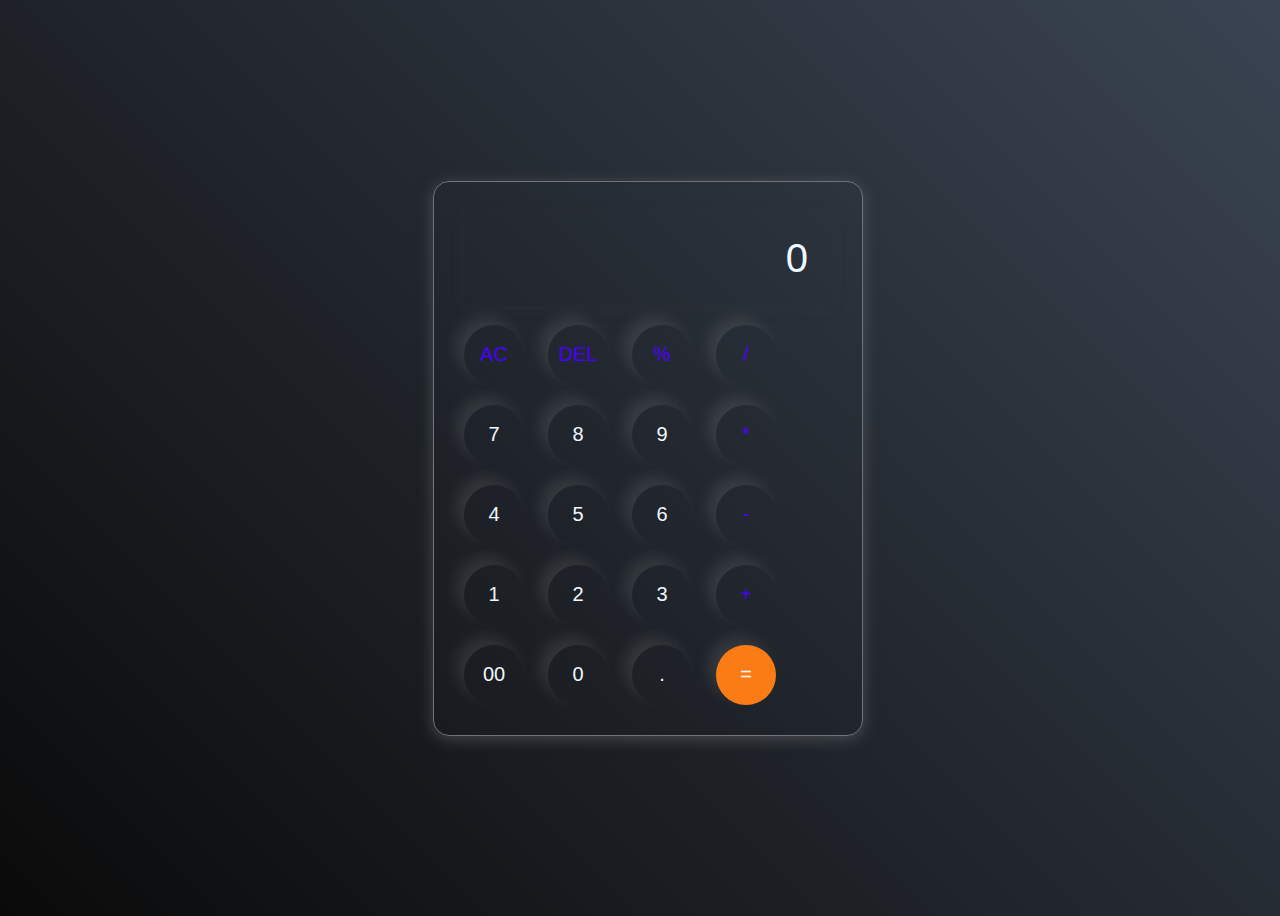
<file: webcalculator/index.html>
<!DOCTYPE html>
<html lang="en">
<head>
  <meta charset="UTF-8">
  <meta name="viewport" content="width=device-width, initial-scale=1.0">
  <link rel="stylesheet"href="style.css">
  <title>calculater By code Traversal</title>
</head>

  
<body>
  <div class="calculator">
    <input type="text"placeholder="0" id="inputBox">
  <div>
    <button class="operator">AC</button>
    <button class="operator">DEL</button>
    <button class="operator" >%</button>
    <button class="operator">/</button>
  </div>
  <div>
    <button>7</button>
    <button>8</button>
    <button>9</button>
    <button class="operator">*</button>
  </div>
  <div>
    <button>4</button>
    <button>5</button>
    <button>6</button>
    <button class="operator">-</button>
  </div>
  <div>
    <button>1</button>
    <button>2</button>
    <button>3</button>
    <button class="operator">+</button>
  </div>
  <div>
    <button>00</button>
    <button>0</button>
    <button>.</button>
    <button class="equalBtn">=</button>
  </div>
  </div>
  <script src="script.js"></script>
</boby>
</html>
</file>
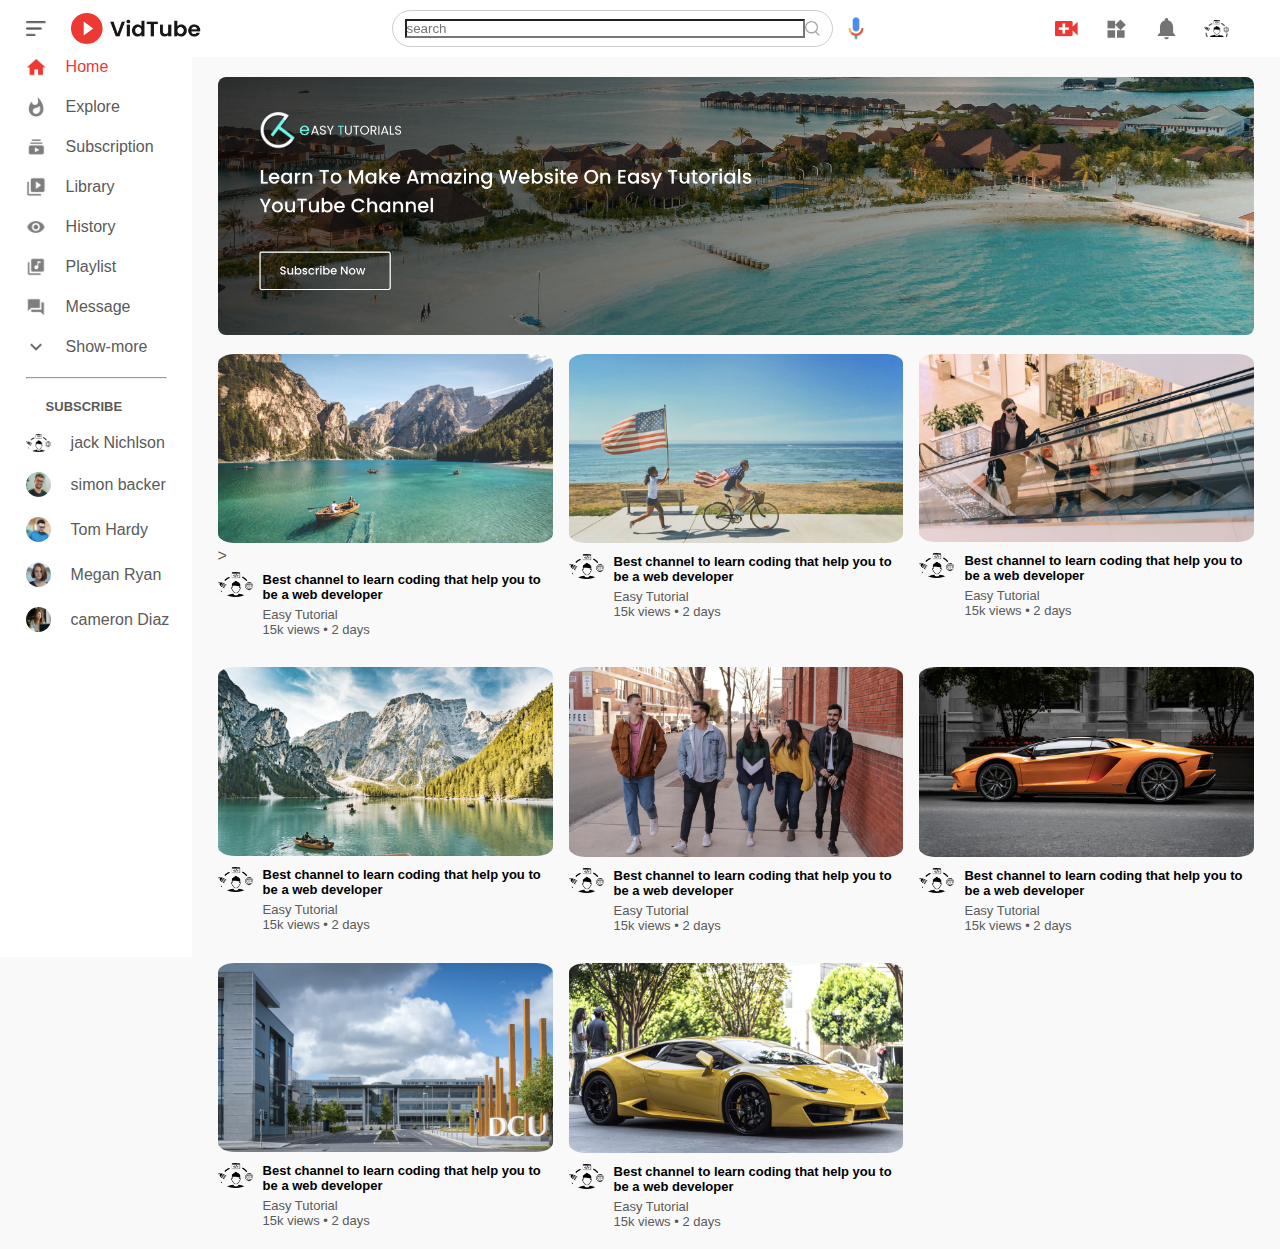
<file: You-Tube clone/index.html>
<!DOCTYPE html>
<html lang="en">
<head>
    <meta charset="UTF-8">
    <meta name="viewport" content="width=device-width, initial-scale=1.0">
    <title>Video sharing Webside - YouTube Clone</title>
    <link rel="stylesheet" href="style.css">
</head>

<body>

    <nav class="flex-div">
        <div class="nav-left flex-div">
            <img src="img/menu.png" class="menu-icon">
            <img src="img/logo.png" class="logo">
        </div>


        <div class="nav-middle flex-div">
            <div class="search-box flex-div">
                <input type="text" placeholder="search">
                <img src="img/search.png">
            </div>
            <img src="img/voice-search.png" class="mic-icon">


        </div>


        <div class="nav-right flex-div">
            <img src="img/upload.png" alt="">
            <img src="img/more.png" alt="">
            <img src="img/notification.png" alt="">
            <img src="img/Jack.png" alt="" class="user-icon">
        </div>

       
    </nav>
    <!-- ........sidebar........ -->

    <div class="sidebar">
        <div class="shortcut-links">
            <a href=""><img src="img/home.png"><p>Home</p></a>
            <a href=""><img src="img/explore.png"><p>Explore</p></a>
            <a href=""><img src="img/subscriprion.png"><p>Subscription</p></a>
            <a href=""><img src="img/library.png"><p>Library</p></a>
            <a href=""><img src="img/history.png"><p>History</p></a>
            <a href=""><img src="img/playlist.png"><p>Playlist</p></a>
            <a href=""><img src="img/messages.png"><p>Message</p></a>
            <a href=""><img src="img/show-more.png"><p>Show-more</p></a>

            <hr>

        </div>

        <div class="subscribe-list">
            <h3>SUBSCRIBE</h3>
            <a href=""><img src="img/Jack.png"><p>jack Nichlson</p></a>
            <a href=""><img src="img/simon.png"><p>simon backer</p></a>
            <a href=""><img src="img/tom.png"><p>Tom  Hardy</p></a>
            <a href=""><img src="img/megan.png"><p>Megan Ryan</p></a>
            <a href=""><img src="img/cameron.png"><p>cameron Diaz</p></a>

        </div>


    </div>
    <!-- ..............main............. -->
   
    <div class="container">
        <div class="banner">
            <img src="img/banner.png">
        </div>
    

     <div class="list-container">
        <div class="vid-list">
            <a href="play-vdo.html"><img src="img/thumbnail1.png " class="thumbnail"> ></a>
                <div class="flex-div">
                    <img src="img/Jack.png">

                    <div class="vid-info">
                    <a href="play-vdo.html" >Best channel to learn coding that help you to be 
                        a web developer</a>

                    <p>Easy Tutorial</p>
                    <p>15k views  &bull;  2 days</p>
                </div>
              </div>
                  
          </div>

          <div class="vid-list">
            <img src="img/thumbnail2.png" class="thumbnail">
                <div class="flex-div">
                    <img src="img/Jack.png">

                    <div class="vid-info">
                    <a href="" >Best channel to learn coding that help you to be 
                        a web developer</a>

                    <p>Easy Tutorial</p>
                    <p>15k views  &bull;  2 days</p>
                </div>
              </div>
                  
          </div>

          <div class="vid-list">
            <img src="img/thumbnail3.png" class="thumbnail">
                <div class="flex-div">
                    <img src="img/Jack.png">

                    <div class="vid-info">
                    <a href="" >Best channel to learn coding that help you to be 
                        a web developer</a>

                    <p>Easy Tutorial</p>
                    <p>15k views   &bull; 2 days</p>
                </div>
              </div>
                  
          </div>

          <div class="vid-list">
            <img src="img/thumbnail4.png" class="thumbnail">
                <div class="flex-div">
                    <img src="img/Jack.png">

                    <div class="vid-info">
                    <a href="" >Best channel to learn coding that help you to be 
                        a web developer</a>

                    <p>Easy Tutorial</p>
                    <p>15k views  &bull;  2 days</p>
                </div>
              </div>
                  
          </div>

          <div class="vid-list">
            <img src="img/thumbnail5.png" class="thumbnail">
                <div class="flex-div">
                    <img src="img/Jack.png">

                    <div class="vid-info">
                    <a href="" >Best channel to learn coding that help you to be 
                        a web developer</a>

                    <p>Easy Tutorial</p>
                    <p>15k views  &bull;  2 days</p>
                </div>
              </div>
                  
          </div>

          <div class="vid-list">
            <img src="img/thumbnail6.png" class="thumbnail">
                <div class="flex-div">
                    <img src="img/Jack.png">

                    <div class="vid-info">
                    <a href="" >Best channel to learn coding that help you to be 
                        a web developer</a>

                    <p>Easy Tutorial</p>
                    <p>15k views  &bull;  2 days</p>
                </div>
              </div>
                  
          </div>

          <div class="vid-list">
            <img src="img/thumbnail7.png" class="thumbnail">
                <div class="flex-div">
                    <img src="img/Jack.png">

                    <div class="vid-info">
                    <a href="" >Best channel to learn coding that help you to be 
                        a web developer</a>

                    <p>Easy Tutorial</p>
                    <p>15k views  &bull;  2 days</p>
                </div>
              </div>
                  
          </div>

          <div class="vid-list">
            <img src="img/thumbnail8.png" class="thumbnail">
                <div class="flex-div">
                    <img src="img/Jack.png">

                    <div class="vid-info">
                    <a href="" >Best channel to learn coding that help you to be 
                        a web developer</a>

                    <p>Easy Tutorial</p>
                    <p>15k views &bull; 2 days</p>
                </div>
              </div>
                  
          </div>
                
      </div>
   </div>





    <script src="script.js"></script>
 
 
</body>


</html>
</file>
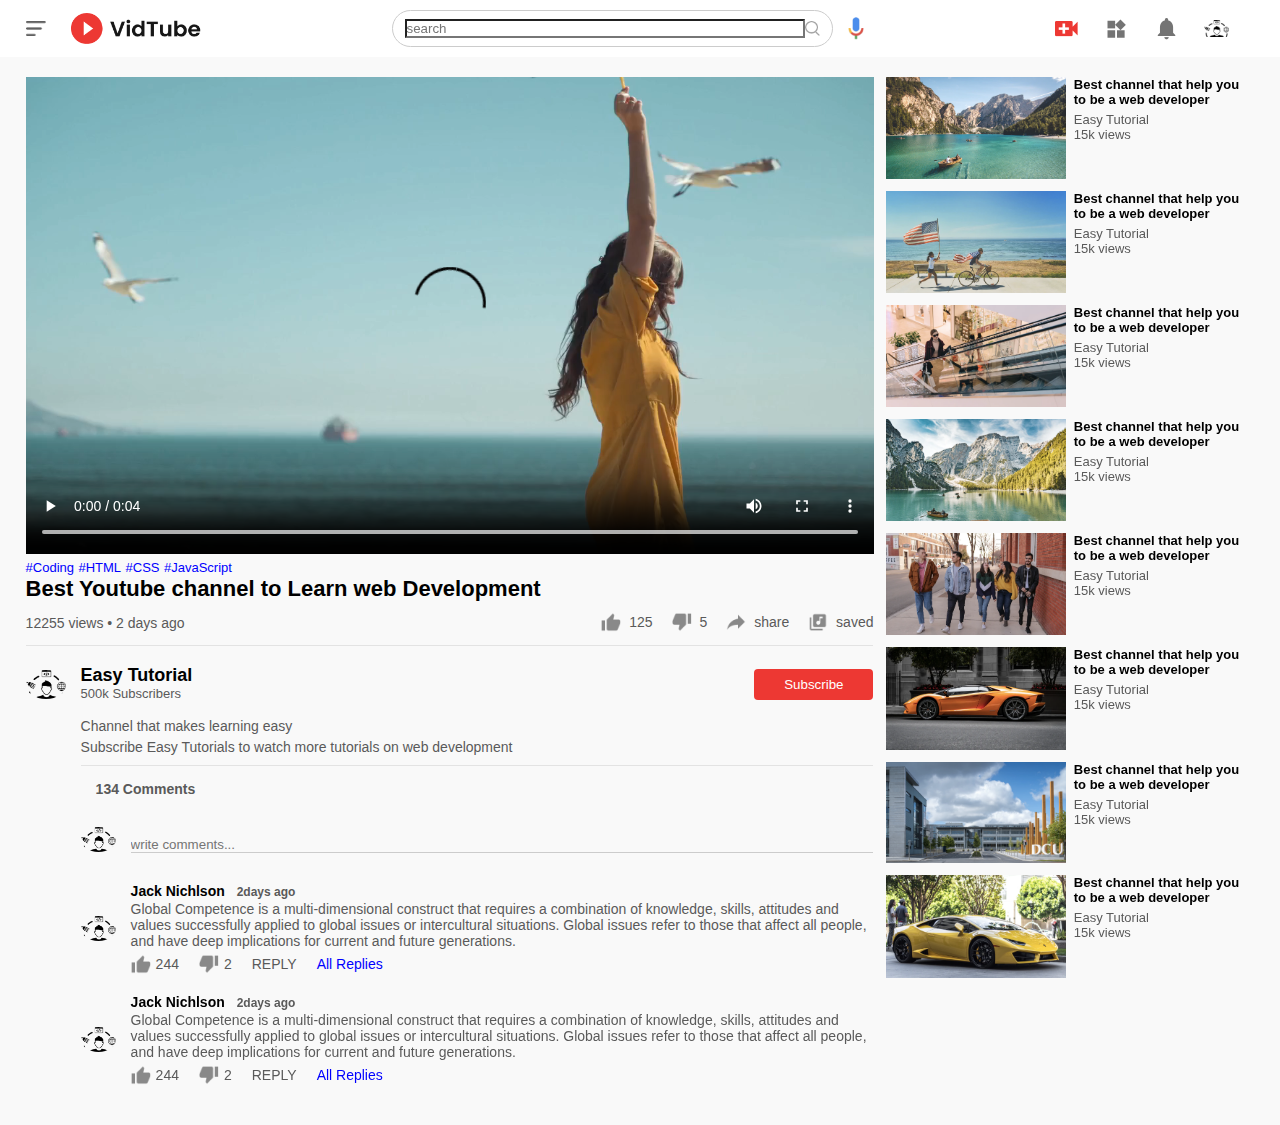
<file: You-Tube clone/play-vdo.html>
<!DOCTYPE html>
<html lang="en">

<head>
  <meta charset="UTF-8">
  <meta name="viewport" content="width=device-width, initial-scale=1.0">
  <title>play video - Easy Tutorial YouTube channel</title>
  <link rel="stylesheet" href="style.css">
</head>

<body>
  <nav class="flex-div">
    <div class="nav-left flex-div">
      <img src="img/menu.png" class="menu-icon">
      <img src="img/logo.png" class="logo">
    </div>


    <div class="nav-middle flex-div">
      <div class="search-box flex-div">
        <input type="text" placeholder="search">
        <img src="img/search.png">
      </div>
      <img src="img/voice-search.png" class="mic-icon">


    </div>


    <div class="nav-right flex-div">
      <img src="img/upload.png" alt="">
      <img src="img/more.png" alt="">
      <img src="img/notification.png" alt="">
      <img src="img/Jack.png" alt="" class="user-icon">
    </div>



  </nav>



  <div class="container play-container">
    <div class="row">
      <div class="play-video">
        <video controls autoplay>
          <source src="img/video.mp4" type="video/mp4">
        </video>
        <div class="tags">
          <a href="">#Coding</a> <a href="">#HTML</a> <a href="">#CSS</a>
          <a href="">#JavaScript</a>

        </div>
        <h3>Best Youtube channel to Learn web Development</h3>
        <div class="play-video-info">
          <p>12255 views &bull; 2 days ago</p>
          <div>
            <a href=""><img src="img/like.png" alt="">125</a>
            <a href=""><img src="img/dislike.png" alt="">5</a>
            <a href=""><img src="img/share.png" alt="">share</a>
            <a href=""><img src="img/save.png" alt="">saved</a>
          </div>
        </div>


        <hr>

        <div class="publisher">
          <img src="img/Jack.png">

          <div>
            <p>Easy Tutorial</p>
            <span>500k Subscribers</span>
          </div>
          <button type="button">Subscribe</button>
        </div>

        <div class="vid-discription">
          <p>Channel that makes learning easy</p>
          <p>Subscribe Easy Tutorials to watch more tutorials on web development</p>
          <hr>
          <h4>134 Comments</h4>

          <div class="add-comment">
            <img src="img/Jack.png">
            <input type="text" placeholder="write comments...">
          </div>

          <div class="old-comment">
            <img src="img/Jack.png">
            <div>
              <h3>Jack Nichlson <span>2days ago</span></h3>
              <p>Global Competence is a multi-dimensional construct that requires a
                combination of knowledge, skills, attitudes and values successfully
                applied to global issues or intercultural situations. Global issues refer
                to those that affect
                all people, and have deep implications for current and future generations.</p>

              <div class="acomment-action">

                <img src="img/like.png">
                <span>244</span>
                <img src="img/dislike.png">
                <span>2</span>
                <span>REPLY</span>
                <a href="">All Replies</a>

              </div>



            </div>


          </div>

          <div class="old-comment">
            <img src="img/Jack.png">
            <div>
              <h3>Jack Nichlson <span>2days ago</span></h3>
              <p>Global Competence is a multi-dimensional construct that requires a
                combination of knowledge, skills, attitudes and values successfully
                applied to global issues or intercultural situations. Global issues refer
                to those that affect
                all people, and have deep implications for current and future generations.</p>

              <div class="acomment-action">

                <img src="img/like.png">
                <span>244</span>
                <img src="img/dislike.png">
                <span>2</span>
                <span>REPLY</span>
                <a href="">All Replies</a>

              </div>



            </div>


          </div>



        </div>


      </div>



      <div class="right-sidebar">

        <div class="side-videolist">
          <a href="" class="small-thumbnail"><img src="img/thumbnail1.png"></a>
          <div class="vid-info">
            <a href="">Best channel that help you to be a web developer</a>
            <p>Easy Tutorial</p>
            <p>15k views</p>
          </div>
        </div>


        <div class="side-videolist">
          <a href="" class="small-thumbnail"><img src="img/thumbnail2.png"></a>
          <div class="vid-info">
            <a href="">Best channel that help you to be a web developer</a>
            <p>Easy Tutorial</p>
            <p>15k views</p>
          </div>
        </div>


        <div class="side-videolist">
          <a href="" class="small-thumbnail"><img src="img/thumbnail3.png"></a>
          <div class="vid-info">
            <a href="">Best channel that help you to be a web developer</a>
            <p>Easy Tutorial</p>
            <p>15k views</p>
          </div>
        </div>



        <div class="side-videolist">
          <a href="" class="small-thumbnail"><img src="img/thumbnail4.png"></a>
          <div class="vid-info">
            <a href="">Best channel that help you to be a web developer</a>
            <p>Easy Tutorial</p>
            <p>15k views</p>
          </div>
        </div>



        <div class="side-videolist">
          <a href="" class="small-thumbnail"><img src="img/thumbnail5.png"></a>
          <div class="vid-info">
            <a href="">Best channel that help you to be a web developer</a>
            <p>Easy Tutorial</p>
            <p>15k views</p>
          </div>
        </div>



        <div class="side-videolist">
          <a href="" class="small-thumbnail"><img src="img/thumbnail6.png"></a>
          <div class="vid-info">
            <a href="">Best channel that help you to be a web developer</a>
            <p>Easy Tutorial</p>
            <p>15k views</p>
          </div>
        </div>



        <div class="side-videolist">
          <a href="" class="small-thumbnail"><img src="img/thumbnail7.png"></a>
          <div class="vid-info">
            <a href="">Best channel that help you to be a web developer</a>
            <p>Easy Tutorial</p>
            <p>15k views</p>
          </div>
        </div>



        <div class="side-videolist">
          <a href="" class="small-thumbnail"><img src="img/thumbnail8.png"></a>
          <div class="vid-info">
            <a href="">Best channel that help you to be a web developer</a>
            <p>Easy Tutorial</p>
            <p>15k views</p>
          </div>
        </div>



      </div>
    </div>
  </div>


</body>

</html>
</file>
<file: 03 Redbus Clone/style.css>
/* Montserrat */
@import url("https://fonts.googleapis.com/css2?family=Montserrat:wght@100;200;300;400;500;600;700;800;900&display=swap");

/* global style  */
* {
  padding: 0;
  margin: 0;
  box-sizing: border-box;
  font-family: "Montserrat", sans-serif;
}

body {
  height: 200vh;
}

/* navbar */
.navbar {
  z-index: 1;
  background-color: #ccc;
  box-shadow: 0 86px 34px rgba(0, 0, 0, 0.01), 0 48px 29px rgba(0, 0, 0, 0.03),
    0 5px 12px rgba(0, 0, 0, 0.05), 0 0 0 rgba(0, 0, 0, 0.05);
  height: 80px;
  padding: 5px 80px;
  position: fixed;
  width: 100%;
}

.nav_container {
  gap: 20px;
  display: flex;
  align-items: center;
  max-width: 1200px;
  margin: auto;
}

.nav_container > .redbus_logo {
  width: 5rem;
  cursor: pointer;
}
.nav_container > .redbus_logo:hover{
  background-color: #cac2c2e7;
  box-sizing: border-box;
  font-weight: bold;

}

/* navbar middle section */
.nav_middle_section {
  list-style: none;
  display: flex;
  gap: 10px;
  margin: auto;
  font-size: small;
}

.nav_middle_section > li {
  border-radius: 10px;
  padding: 10px;
  display: flex;
  flex-direction: column;
  gap: 5px;
  cursor: pointer;
}

.nav_middle_section :hover,
.nav_right_section :hover {
  background-color: #cac2c2e7;
  box-sizing: border-box;
  font-weight: bold;
}

.nav_right_section {
  margin-left: auto;
  list-style: none;
  display: flex;
  gap: 30px;
  font-size: small;
}

.nav_middle_section > li > img {
  width: 2rem;
  margin: auto;
}

.nav_right_section > li {
  padding: 5px;
  border-radius: 5px;
  cursor: pointer;
  display: flex;
  gap: 10px;
  align-items: center;
}

.nav_right_section > li > img {
  width: 20px;
}
/* main  */

main {
  padding-top: 80px;
}

/* section one */
.section_one {
  width: 100%;
  background-image: url("./assets/HomeBannerImg.svg");
  height: 32.5rem;
  background-repeat: no-repeat;
  background-size: cover;
  display: flex;
  justify-content: center;
}
.section_one_container {
  position: relative;
  display: flex;
  height: 100%;
  align-items: center;
  flex-direction: column;
  margin: 0 80px 0 80px;
  gap: 20px;
}

.section_one_heading {
  font-size: 32px;
  margin: 60px 0 20px 0;
}
/* section one filter */

.section_one_container > .filter {
  display: flex;
  align-items: center;
  background-color: #ffffff;
  box-shadow: rgba(0, 0, 0, 0.05) 0px 5px 12px, rgba(0, 0, 0, 0.05) 0px 0px 0px;
  border-radius: 32px;
}

/* .filter input[type="date"] {
  opacity: 0;
} */

.filter > div {
  display: flex;
  align-items: center;
  gap: 10px;
  padding: 0 10px 0 30px;
  border-right: solid 1px #ccc;
  height: 112px;
  font-weight: bold;
}

.filter img {
  width: 50px;
  cursor: pointer;
  
}


.filter > div > input {
  border: none;
  outline: none;
  font-size: 20px;
  font-weight: 500;
  color: rgb(29, 25, 25);
  max-width: 195px;
}

.filter > .search {
  width: 243px;
  background-color: #f0f0f0;
  height: 112px;
  border-radius: 0 32px 32px 0;
  border: none;
  background-color: #d84e55;
  font-size: 20px;
  color: white;
  font-weight: 700;
  cursor: pointer;
  
}
.filter > .search:hover{
  background-color: #da0812;
  box-sizing: content-box;
}

.section_one_container > .trending_offers {
  width: 1200px;
  padding: 32px;
  background-color: white;
  box-shadow: rgba(0, 0, 0, 0.08) 0px 2px 25px;
  border-radius: 32px;
  position: absolute;
  bottom: -150px;
  
}

.trending_offers > .trending_offers_heading {
  font-weight: 400;
  font-size: 36px;
  margin-bottom: 30px;
  font-weight: bold;
}

.trending_offers > .offerCarousel {
  overflow-x: scroll;
  gap: 35px;
  display: flex;
  width: 1140px;
}

.offer_card {
  padding: 16px;
  display: flex;
  min-width: 400px;
  border-radius: 16px;
  gap: 16px;
  align-items: center;
  color: white;
  line-height: 30px;
}

.offer_card .bus {
  background-color: #ffffff60;
  color: white;
  border-radius: 18px;
  padding: 2px 8px;
  width: fit-content;
  margin-bottom: 15px;
}

.offer_card > .left {
  margin: auto;
}
.offer_card .trending_offer_img {
  border-radius: 50%;
}

.coupon_code {
  display: flex;
  gap: 20px;
}

.coupon_code > div {
  border: 1px white dashed;
  background-color: #ffffff60;
  border-radius: 8px;
  padding: 0px 14px;
  margin-top: 10px;
}

.offerCarousel > .one {
  background-image: linear-gradient(
    71.04deg,
    rgb(12, 57, 139) -6.92%,
    rgb(62, 118, 216) 109.43%
  );
}

.offerCarousel > .two {
  background-image: linear-gradient(
    71.04deg,
    rgb(39, 57, 101) -6.92%,
    rgb(80, 210, 149) 109.43%
  );
}
.offerCarousel > .three {
  background-image: linear-gradient(
    71.04deg,
    rgb(72, 0, 4) -6.92%,
    rgb(216, 78, 85) 109.43%
  );
}
.offerCarousel > .four {
  background-image: linear-gradient(
    71.04deg,
    rgb(14, 113, 67) -6.92%,
    rgb(115, 236, 179) 109.43%
  );
}
.offerCarousel > .five {
  background-image: linear-gradient(
    71.04deg,
    rgb(24, 125, 151) -6.92%,
    rgb(109, 213, 237) 109.43%
  );
}
.offerCarousel > .six {
  background-image: linear-gradient(
    71.04deg,
    rgb(206, 119, 0) -6.92%,
    rgb(255, 194, 111) 109.43%
  );
}
/* container */

.container {
  width: 100%;
  display: flex;
  justify-content: center;
  align-items: center;
  flex-direction: column;
  padding: 80px;
}
.container > .section_two {
  max-width: 1200px;
}
/* section two */
.section_two {
  display: flex;
  width: 1200px;
  gap: 30px;
  margin: 150px 0 100px 0;
}

.section_two > .left,
.section_two > .right {
  width: 50%;
}

.section_two > .left > .section_two_heading {
  font-size: 2.5rem;
  font-weight: 300;
  line-height: 55px;
}
.section_two .bus_and_train {
  display: flex;
  gap: 25px;
  align-items: center;
  border-bottom: 1px solid gainsboro;
  width: fit-content;
  margin: 30px 0 30px 0;
}
.section_two .bus_and_train > div {
  display: flex;
  gap: 20px;
  cursor: pointer;
  align-items: center;
  height: 60px;
}

.bus_rental,
.train_rental {
  min-width: 200px;
  padding: 0 20px 0 20px;
  cursor: pointer;
}

.bus_rental:hover,
.train_rental:hover {
  border-radius: 10px 10px 0 0;
  background: rgb(173, 168, 168);
  box-sizing: content-box;
  
}

.bus_and_train > .active {
  color: rgb(216, 78, 85);
  border-bottom: 3px solid rgb(216, 78, 85);
  font-weight: 700;
}
.bus_rental > p,
.train_rental {
  font-size: 16px;
}
.section_two .bus_and_train > hr {
  height: 30px;
}

.section_two .rental_list_title {
  margin-bottom: 20px;
  font-weight: 400;
  font-size: 16px;
}
.section_two .rental_list {
  list-style: none;
}
.section_two .rental_list > li {
  margin-top: 15px;
  display: flex;
  align-items: center;
  gap: 30px;
  font-weight: bold;
}

.section_two > .left > .book {
  background-color: #d84e55;
  color: white;
  border: none;
  border-radius: 16px;
  display: flex;
  align-items: center;
  padding: 15px;
  font-weight: 700;
  gap: 10px;
  font-size: 16px;
  height: 50px;
  margin-top: 30px;
}
.section_two > .left > .book :hover:hover{
  background-color: #da0812;
  box-sizing: content-box;
  box-shadow: #663333;
}

.section_two > .right {
  background-image: url("./assets/aboutUsImg.svg");
  background-size: contain;
  background-repeat: no-repeat;
  position: relative;
  background-position: right;
}

.section_two .right img {
  width: 600px;
  height: 380px;
  top: 100px;
  position: absolute;
}

/* section three */
.section_three {
  background-image: url("./assets/appInstallbg.svg");
  padding: 2rem;
  color: white;
  background-size: cover;
  background-position: right center;
  background-repeat: no-repeat;
  border-radius: 35px;
  margin: 60px 0 60px 0;
  width: 100%;
}
.section_three:hover{
   box-shadow: #da0812;
   box-sizing: content-box;
   transition: all;

}
.section_three > p {
  color: rgb(255, 255, 255);
  font-size: 35px;
  margin-bottom: 20px;
}

.section_three_container {
  display: flex;
  gap: 50px;
}

/* section_three_container .left  */

.section_three_container > .left {
  background-color: white;
  color: black;
  padding: 3rem 2rem;
  border-radius: 16px;
}
.section_three_container > .left > ul {
  list-style: none;
  line-height: 35px;
  margin-bottom: 30px;
}

.section_three_container > .left > ul > li {
  display: flex;
  align-items: center;
  gap: 5px;
}

.rating {
  display: flex;
  gap: 30px;
}
.rating > div {
  display: flex;
  flex-direction: column;
  gap: 8px;
}

.rating > div > h3 > img {
  width: 18px;
}
.rating > div > h3,
.rating > div > h4 {
  color: #4a4a4a;
}
.rating > div > p {
  color: rgb(108, 107, 107);
  font-size: 14px;
}
.rating > hr {
  color: rgb(206, 206, 206);
  border-radius: 2px;
}

/* section_three_container .right  */
.section_three_container > .right {
  color: white;
}

/* section_three_container .right  .  whatsapp no */
.right > .whatsapp_no {
  display: flex;
  background-color: white;
  height: 64px;
  border-radius: 16px;
  gap: 5px;
  align-items: center;
  margin: 20px 0 20px 0;
}
.right > .whatsapp_no > p {
  margin: 0 5px 0 20px;
  color: gray;
}
.right > .whatsapp_no > input {
  border: none;
  cursor: pointer;
  outline: none;
  color: gray;
  font-weight: bolder;
}
.right > .whatsapp_no button {
  border: none;
  cursor: pointer;
  font-weight: 500;
  color: white;
  background-color: black;
  width: 120px;
  height: 64px;
  border-radius: 0 16px 16px 0;
}

/* section_three_container .right  links*/
.right > .links_qr {
  display: flex;
  gap: 30px;
}
.right > .links_qr > div > h4 {
  margin-bottom: 10px;
}

/* section four */
.section_four {
  margin: 60px 0 60px 0;
  display: flex;
  flex-direction: column;
  align-items: center;
  gap: 30px;
}

.section_four > .promos {
  display: flex;
  flex-wrap: wrap;
  gap: 30px;
  justify-content: center;
}
.section_four > .promos:hover{
  box-sizing: content-box;
  cursor: pointer;
}

/* .section_four > img {
  width: 29rem;
} */

.section_four > .promos > .promo {
  display: flex;
  justify-content: center;
  align-items: center;
  gap: 20px;
  border-radius: 20px;
  background-image: linear-gradient(
    to right,
    rgb(38, 72, 153),
    rgb(125, 70, 134)
  );
  padding: 1.5rem;
  color: white;
  width: 22rem;
}

.promos > .promo > div {
  max-width: 150px;
}

.promos > .promo > div > p {
  font-size: 13px;
  margin-top: 10px;
}

/* section five */
.section_five {
  width: 1200px;
}
.section_five > h1 {
  margin-bottom: 30px;
}

.rtcs > div,
.private_bus_operators > div {
  display: flex;
  justify-content: space-between;
  align-items: center;
  margin-bottom: 32px;
}
.rtcs > .companies {
  margin-bottom: 50px;
  
}

.rtcs > .header > p,
.private_bus_operators > .header > p {
  color: #4a4a4a;
  font-size: x-large;
}

.rtcs > .header > .view,
.private_bus_operators > .header > .view {
  border: solid 1px rgb(91, 91, 91);
  background-color: white;
  border-radius: 16px;
  text-decoration: none;
  height: 40px;
  width: 80px;
  display: flex;
  align-items: center;
  justify-content: center;
  color: black;
}

.rtcs > div > .view:hover,
.private_bus_operators > div > .view:hover {
  box-shadow: rgb(170, 170, 170) 0px 4px 12px 0px;
}

.private_bus_operators > .operators {
  display: flex;
  gap: 12px;
}
.companies > .company {
  text-align: center;
  line-height: 25px;
  cursor: pointer;
}

.companies > .company:hover > p {
  background-color: rgb(240, 240, 240);
  border-radius: 16px;
}

.private_bus_operators > .operators {
  display: flex;
  flex-wrap: wrap;
  width: 100%;
  list-style: none;
  gap: 30px;
  justify-content: space-evenly;
  
}

.private_bus_operators > .operators > li {
  height: 40px;
  white-space: nowrap;
  overflow: hidden;
  text-overflow: ellipsis;
  padding: 10px;
  cursor: pointer;
}

.private_bus_operators > .operators > li:hover {
  background-color: rgb(240, 240, 240);
  border-radius: 20px;
}

/* section six */
.section_six {
  width: 1200px;
  margin: 120px 0 60px 0;
}

.section_six_heading {
  font-weight: 400;
  margin-bottom: 35px;
}

/* questions types */

.section_six > .questions_type {
  list-style: none;
  display: flex;
  gap: 20px;
  margin-bottom: 32px;
}

.section_six > .questions_type > li {
  position: relative;
  height: 30px;
  cursor: pointer;
}
.section_six > .questions_type > .active {
  color: #d84e55;
  display: block;
}

.section_six > .questions_type > li::after {
  content: "";
  background-color: rgb(209, 209, 209);
  width: 100%;
  height: 2px;
  border-radius: 10px;
  bottom: -10px;
  position: relative;
}

.section_six > .questions_type > li:hover:after {
  display: block;
}

.section_six > .questions_type > .active::after {
  background-color: #d84e55;
  display: block;
}

/* accordion */
.section_six > .accordion > div {
  display: flex;
  padding: 0 15px;
  justify-content: space-between;
  align-items: center;
  border: 1px solid rgb(243, 244, 249);
  margin-bottom: 25px;
  border-radius: 16px;
  height: 70px;
  cursor: pointer;
}

.section_six > .accordion > div > p {
  font-weight: 700;
  font-size: 14px;
}

.section_six > .accordion > div:hover {
  box-shadow: 0 10px 15px -3px rgba(0, 0, 0, 0.1),
    0 4px 6px -4px rgba(0, 0, 0, 0.1);
}

/* section seven */

.section_seven {
  width: 1200px;
}
.section_seven > .global_presence_heading {
  font-size: 40px;
  font-weight: 500;
}

.global_presence {
  cursor: pointer;
  display: flex;
  gap: 20px;
  justify-content: space-between;
  margin-top: 50px;
  align-content: center;
  flex-wrap: wrap;
}
.global_presence > div > p {
  text-align: center;
  line-height: 50px;
  font-weight: bold;
  font-size: large;
}

.global_presence > div:hover > p {
  border-radius: 56px;
  background-color: rgb(240, 240, 240);
}

/* footer */
.footer {
  width: 100%;
  background-color: #f7f7f7;
  display: flex;
  justify-content: center;
}

.footer_container {
  margin: 40px 0 40px 0;
  width: 1200px;
  display: flex;
  justify-content: center;
  flex-direction: column;
  gap: 30px;
}

.footer_container .list,
.second_list > .list {
  display: flex;
  gap: 40px;
  justify-content: space-between;
}

.list > ul > li {
  list-style: none;
  line-height: 30px;
  cursor: pointer;
  color: #3e3e52;
  font-weight: 300;
}

.list > ul > .list_heading {
  font-weight: 700;
  cursor: auto;
}

.footer_container > hr {
  border: 1px solid #e5e5e5;
  border-radius: 5px;
}

.second_list {
  display: flex;
}
.second_list > .list .about > li {
  width: 300px;
  color: #3e3e52;
  font-weight: 300;
  margin-right: 20px;
}
.list .about > li > img {
  margin-bottom: 10px;
}

.footer_container > .links {
  display: flex;
  justify-content: space-between;
  align-items: center;
}

.links > .social > img {
  margin-right: 20px;
}

.section_eight {
  width: 1200px;
  margin: 60px 0;
}

.scroll_top {
  float: right;
  border: 1px solid;
  border-radius: 10px;
  width: 40px;
  display: flex;
  justify-content: center;
  padding: 10px 0;
}
</file>
<file: portfiloprofile/style.css>
*{

margin: 0;
padding: 0;
box-sizing: border-box;
text-decoration: none;
border: none;
scroll-behavior: smooth;
font-family: 'poppins',sans-serif;

}

:root{
    --bg-color:#081b29;
    --second-bg-color:#112e42;
    --text-color:#ededed;
    --main-color:#00abf0;

}
html{
    font-size: 62.5%;
    overflow-x: hidden;
}
body{
    background:var(--bg-color);
    color: var(--text-coloe);
}
.header {
    position:fixed;
    top: 0;
    left: 0;
    width: 100%;
    padding: 2rem 9%;
    background:transparent;
    display: flex;
    justify-content: space-between;
    align-items: center;
    z-index: 100;
    transition: .3s;


}
.header.std {
    background-color:var(--bg-color);
    position: fixed;
    top: 0;
    width: 100%;
}

.logo{
    position: relative;
    font-size: 2.5rem;
    color: var(--text-color);
    font-weight: 600;
}

.navbar{
    position: relative;
}
.navbar a {
    font-size:1.7rem;
    color: var(--text-color);
    font-weight: 500;
    margin-left: 3.5rem;
    transition: .3s;

}

.navbar a:hover,
.navbar a.active{
    color:var(--main-color);

}
#menu-icon{
    position: relative;
    font-size: 3.6rem;
    color: var(--text-color);
    cursor: pointer;
    display: none;
}
section{
    min-height: 100vh;
    padding: 10rem 9% 2rem;
}
.home{
    display: flex;
    align-items: center;
    padding: 0 9%;
    background: url(./img/kisu1.jpg)no-repeat;
    background-size: cover;
    background-position: center;

}
.home-content{
    max-width: 60rem;
    z-index: 99;


}
.home-content h1 {
    position: relative;
    display: inline-block;
    font-size: 5.6rem;
    font-weight: 700;
    line-height: 1.3;
    color: var(--text-color);
}
.home-content h1 span{
    color: var(--text-color);
}
.home-content .text-animata{
    position: relative;
    width:32.8rem ;

}
.home-content .text-animata h3{
    font-size: 3.2rem;
    font-weight: 700;
    color: transparent;
    -webkit-text-stroke: .7px var(--main-color);
    background-image:linear-gradient(var(--main-color) , var(--main-color)) ;
    background-repeat: no-repeat;
    -webkit-background-clip: text;
    background-position: -33rem 0;
    animation: homeBgText 6s linear infinite;
    animation-delay: 2s;


}


.home-content .text-animata h3::before{
    content: ' ';
    position: absolute;
    left: 0;
    top: 0;
    width: 0;
    height: 100%;
    border-right: 2px solid var(--main-color);
    z-index: -1;
    animation:  homeCursorText 6s linear infinite;
    animation-delay: 2s;

}
.home-content p{
    position: relative;
    font-size: 1.6rem;
    margin: 2rem 0 4rem;
    color: var(--text-color);
}
.btn-box{
    position: relative;
    display: flex;
    justify-content: space-between;
    width: 34.5rem;
    height: 5rem;
    cursor: pointer;
    
   
}
.btn-box .btn {
    position: relative;
    display: inline-flex;
    justify-content: center;
    align-items: center;
    width: 15rem;
    height: 100%;
    background: var(--main-color);
    border: .2rem solid var(--main-color);
    border-radius: .8rem;
    font-size: 1.8rem;
    font-weight: 600;
    letter-spacing: .1rem;
    color: var(--bg-color);
    z-index: 1;
    overflow: hidden;
    transition: .5s;
   
    
}
.btn-box .btn:hover{
    color:var(--text-color);
}
.btn-box .btn:nth-child(2) {
    background: transparent;
    color: var(--main-color);
}

.btn-box .btn:nth-child(2)::before{
    background:rgb(2, 21, 74);


}

.btn-box .btn::before {
    content: ' ';
    position: absolute;
    top: 0;
    left: 0;
    width: 0;
    height: 100%;
    background:var(--main-color);
    z-index: -1;
    transition: .5s;
}

.btn-box .btn:hover::before{
    width: 100%;

}
.home-sci{
    position: absolute;
    
    bottom: 10rem;
    width: 180px;
    display: flex;
    justify-content: space-between;

  

}
.home-sci a{
    position: relative;
    display: inline-flex;
    justify-content: center;
    align-items: center;
    width: 40px;
    height: 40px;
    background: transparent;
    border: .2rem solid var(--main-color);
    border-radius: 50%;
    font-size: 50px;
    color: var(--main-color);
    z-index: 1;
    overflow: hidden;
    transition: .5s;

 

    

}
.home-sci a:hover{
    background-color:var(--text-color);
}

.home-imgHover{
    position: absolute;
    top: 0;
    right: 0;
    height: 100%;
    width: 52%;
    background: transparent;
    transition: 3s;
   
}
.home-imgHover:hover{
    background:var(--bg-color);
    opacity:.8;

}
/* ................................ */
.edu{
    font-size: 35px;
    width: 40px;
    height: 40px;



}
.edu :hover{
    background-color: RoyalBlue;
}
/* ......................... */
.about {
    position: relative;
    display: inline-flex;
    justify-content: center;
    align-items: center;
    flex-direction: column;
    gap: .2rem;
    background: var(--second-bg-color);
    padding-bottom: .6rem;
    color: var(--text-color);
}
.heading {
    position: relative;
    font-size: 5rem;
    margin-bottom: 3rem;
    text-align: center;
    color: var(--text-color);
}
span{
    color: var(--main-color);
}
.about-img {
    position: relative;
    width: 25rem;
    height:25rem ;
    border-radius: 50%;
    display:flex;
    justify-content: center;
    align-items: center;

}

.about-img img{
    width: 90%;
    border-radius: 50%;
    border: .2rem solid var(--main-color);
}

.about-img .circle-spin {
    position: absolute;
    top: 50%;
    left: 50%;
    transform: translate(-50% , -50%) rotate(0);
    width: 100%;
    height: 100%;
    border-radius: 50%;
    border-top: .2rem solid var(--second-bg-color);
    border-bottom: .2rem solid var(--second-bg-color);
    border-left: .2rem solid var(--main-color);
    border-right: .2rem solid var(--main-color);
    animation: aboutSprinner 8s linear infinite;

}
.about-content {
    text-align: center;
    justify-content: center;
  
}
.about-content h3{
    font-size: 2.6rem;
    
}
.about-content p{
    font-size: 2.3rem;
    margin: 3rem 0 3rem;
}
.btn-about{
    cursor: pointer;
    padding-top: .15rem;
    position: relative;
    display: inline-flex;
    justify-content: center;
    align-items: center;
    width: 15rem;
    height: 5rem;
    background: var(--main-color);
    border: .2rem solid var(--main-color);
    border-radius: .8rem;
    font-size: 1.8rem;
    font-weight: 600;
    letter-spacing: .1rem;
    color:var(--text-color);
   
}
.btn-about:hover {
    background:var(--second-bg-color);
    border: .4rem solid var(--main-color);
    border-radius: .10rem;
    transition:.3s ;
    
    }
    /* .............................................................. */

    .service {
        position: relative;
        display: inline-flex;
        justify-content: center;
        width: 100%;
        align-items: center;
        flex-direction: column;
        gap: .2rem;
        background: rgba(9, 6, 92, 0.2);
        padding-bottom: .6rem;
    
     
    }
 




    /* ........................................................ */

.education{
    color: var(--text-color);
    display: flex;
    justify-content: center;
    align-items: center;
    flex-direction: column;
    min-height: auto;
    padding-bottom: 5rem;
}
.education .education-row{
    display: flex;
    flex-wrap: wrap;
    gap: 5rem;
}
.education .education-column{
    flex: 1 1 40rem;
}
.education-column .title{
    font-size: 2.5rem;
    margin: 0 0 1.5rem 2rem;
}

.education-column .education-box{
    border-left: .2rem solid var(--main-color);
}
.education-box .education-content{
    position: relative;
    padding-left:2rem ;
}
.education-box .education-content::before{
    content:' ' ;
    position: absolute;
    top: 0;
    left: -1.1rem;
    width: 2rem;
    height: 2rem;
    background: var(--main-color);
    border-radius: 50%;
}

.education-column .content {
    position: relative;
    padding: 1.5rem;
    border: .2rem solid var(--main-color);
    border-radius: .6rem;
    margin-bottom: .2rem;
    overflow: hidden;
}
.education-column .content::before{
    content:' ' ;
    position: absolute;
    top: 0;
    left: 0;
    width: 0;
    height: 100%;
    background:var(--second-bg-color);
    z-index: -1;
    transition: .5s;
    
}
.education-column .content:hover::before{
    width: 100%;
}


.education-content .content .year {
    font-size: 1.5rem;
    color:var(--main-color);
    padding-bottom: .5rem;
}
.education-content .content .year i{
    padding-right: .5rem;

}
.education-content .content h3{
    font-size: 2rem ;
}
.education-content .content p{
    font-size: 2.0rem;
    padding-top: .5rem;
}
.skills{
    min-height: auto;
    padding: 7rem;
    background: var(--second-bg-color);
    color: var(--text-color);
}
.skills .skills-row {
    display: flex;
    flex-wrap: wrap;
    gap: 5rem;
}
.skills-row .skills-column {
    flex: 1 1 40rem;
}
.skills-column .title{
    font-size: 2.5rem;
    margin: 0 0 1.5rem;
}
.skills-box .skills-content{
    position: relative;
    border: .2rem solid var(--main-color);
    border-radius: .6rem;
    padding: .5rem 1.5rem;
    z-index: 1;
    overflow: hidden;
}
.skills-box .skills-content::before {
    content:' ' ;
    position: absolute;
    top: 0;
    left: 0;
    width: 0;
    height: 100%;
    background:var(--bg-color);
    z-index: -1;
    transition: .5s;
   
}
.skills-box .skills-content:hover:before {
    width: 100%;
}
.skills-content .progress{
    padding: 1.7rem 0 ;
}
.skills-content .progress h3 {
    font-size: 1.7rem;
    display: flex;
    justify-content: space-between;
}

.skills-content .progress h3 span{
    color: var(--text-color);
}

.skills-content .progress .bar {
    height: 2.5rem;
    border-radius: .6rem;
    border: .2rem solid var(--main-color);
    padding: .5rem;
    margin: 1rem 0;

}
.skills-content .progress .bar span {
    display: block;
    height: 100%;
    border-radius: .3rem;
    background: var(--main-color);

}
/* reference to visit github */

.skills-column:nth-child(1) .skills-content .progress:nth-child(1 ) .bar span{
    width: 90%;
}

.skills-column:nth-child(1) .skills-content .progress:nth-child(2) .bar span{
    width: 80%;
}

.skills-column:nth-child(1) .skills-content .progress:nth-child(3 ) .bar span{
    width: 80%;
}

.skills-column:nth-child(1) .skills-content .progress:nth-child(4) .bar span{
    width: 90%;
}

.skills-column:nth-child(1) .skills-content .progress:nth-child(5) .bar span{
    width: 92%;
}

.skills-column:nth-child(1) .skills-content .progress:nth-child(6) .bar span{
    width: 93%;
}
.skills-column:nth-child(1) .skills-content .progress:nth-child(7) .bar span{
    width: 87%;
}

/* ...................................................................................................................... */

.skills-column:nth-child(2) .skills-content .progress:nth-child(1) .bar span{
    width: 95%;
}
.skills-column:nth-child(2) .skills-content .progress:nth-child(2) .bar span{
    width: 35%;
}
.skills-column:nth-child(2) .skills-content .progress:nth-child(3) .bar span{
    width: 90%;
}
.skills-column:nth-child(2) .skills-content .progress:nth-child(4) .bar span{
    width: 90%;
}
.skills-column:nth-child(2) .skills-content .progress:nth-child(5) .bar span{
    width: 97%;
}

.skills-column:nth-child(2) .skills-content .progress:nth-child(6) .bar span{
    width: 90%;
}

.contact {
    min-height: auto;
    padding-bottom: 7rem;

}
.contact form{
    max-width: 70rem;
    margin: 0 auto;
    text-align: center;

}
.contact form .input-box{
    position: relative;
    display: flex;
    justify-content: space-between;
    flex-wrap: wrap;
}
.contact form .input-box .input-field {
    position: relative;
    width: 49%;
    margin: .8rem 0;
}
.contact form .input-box .input-field input,
.contact form .textarea-field textarea {
    width: 100%;
    height: 100%;
    font-size: 1.5rem;
    padding: 1.6rem;
    color: var(--text-color);
    background: transparent;
    border-radius: .6rem;
    border: .2rem solid var(--main-color);

}

.contact form .input-box .input-field input::placeholder,
.contact form .textarea-field textarea::placeholder {
    color: var(--text-color);
}




.contact form .textarea-field {
    position: relative;
    margin: .8rem 0 2.7rem;
    display: flex;
}
.contact form .textarea-field textarea{
    resize: none;
}
.contact form .btn {

    cursor: pointer;
    position: relative;
    display: inline-flex;
    justify-content: center;
    align-items: center;
    width: 15rem;
    height: 5rem;
    background: var(--main-color);
    border: .2rem solid var(--main-color);
    border-radius: .8rem;
    font-size: 1.8rem;
    font-weight: 600;
    letter-spacing: .1rem;
    color:var(--text-color);

   
}

.contact form .btn:hover {
background:var(--second-bg-color);
border: .4rem solid var(--main-color);
border-radius: .10rem;
transition:.3s ;

}

.footer{

    display: flex;
    justify-content: space-between;
    align-items: center;
    flex-wrap: wrap;
    padding: 2rem 9%;
    background: var(--second-bg-color);

}

.footer-text p{
    font-size: 1.6rem;
    color: var(--text-color);

}
.footer-iconTop a{
    position: relative;
    display: inline-flex;
    justify-content: center;
    align-items: center;
    padding: .8rem;
    border: .2rem solid var(--main-color);
    border-radius: .6rem;
    z-index: 1;
    overflow: hidden;
}
.footer-iconTop a::before{
    content: ' ';
    position: absolute;
    top: 0;
    left: 0;
    width: 0;
    height: 100%;
    background:var(--second-bg-color);
    z-index: -1;
    transition: .5s;
}

.footer-iconTop a:hover::before{
    width: 100%;
}
.footer-iconTop a i {
    font-size: 2.4rem;
    color: var(--bg-color);
    transition: .5s;
}
.footer-iconTop a:hover i{
    color: var(--main-color);
}




/* ANIMATE  RELOAD AND SCROLL*/
.animate{
    position: absolute;
    top: 0;
    right: 0;
    width: 100%;
    height: 100%;
    background: var(--bg-color);
    z-index: 98;
}
.animate .home-img{
    width: 50%;

}
.logo .animate,
.navbar .animate,
#menu-icon .animate,
.home  .animate{
  
     animation: showRight 1s ease forwards;
     animation-delay: calc(.3s*var(--i));
}



/* BREAKPOINT */
@media (max-width:1200px){
    html{
        font-size: 55%;
    }
}

@media (max-width:991px){
    .header{
        padding: 2rem 4%;
    }

    section{
        padding: 10rem 4% 2rem;
    }

    .home{
        padding: 2 4%;
    }
    .footer{
        padding: 2rem 4%;
    }

}


@media (max-width:768px){
    .header{
        background: var(--bg-color);
    }
    #menu-icon {
        display: block;
    }

    .navbar{
        position: absolute;
        top: 100%;
        left:0;
        width: 100%;
        z-index: 1;
        padding: 1rem 4%;
        background:var(--bg-color);
        box-shadow: 0 .5rem 1rem rgb(0, 0, 0,.2);
        transition: .25s ease;
        transition-delay: .25s;
    }
    .navbar.active {
        /* Example styles for the active class */
        display: block;
    }
    .navbar {
        display: none;
    }
    #menu-icon.bx-x {
        /* Example styles for the bx-x class */
        transform: rotate(45deg);
    }

   

    .navbar a {
        display: block;
        font-size :2rem;
        margin :3rem 0;
    }
    .home-imgHover{
        pointer-events: none;
        background: var(--bg-color);
        opacity: .6;
    }

  
}



@media (max-width:520px){
    html{
        font-size: 50%;
    }
    .home-content h1{
        display: flex;
        flex-direction: column;
    }
    .home-sci{
        width: 160px;
    }
    .home-sci a{
        width: 38px;
        height: 38px;
    }

}

@media (max-width:462px){
    .about-content h1{
        font-size: 5.2rem;

    }
    .education{
        padding: 10rem 4% 5rem 5%;
    }
    .education .edu{
        font-size: 3.2rem;
    }
    .contact .input-box .input-field {
        width: 100%;
      }
      
  .footer {
    flex-direction: column-reverse;
  }

  .footer p{
 margin-top: 2rem;
 text-align: center;
  }

    
}


@media (max-width:371px){
    .home{
        justify-content: center;
    }
    .home-content{
        display: flex;
        align-items: center;
        flex-direction: column;
        text-align: center;
    }

    .home h1{
        font-size: 5rem;
    }
}
@media(max-width:850){
    .animate .home-img{
        width: 55%;
    
    }
}

/* Keyfram Animation */
@keyframes  homeBgText {
    0%,
    10%,
    100%{
        background-position: -33rem 0;
    }
    65%,
    85%
   {
        background-position: 0 0;
    }
    
}

@keyframes  homeCursorText {
    0%,
    10%,
    100%{
     width: 0;
    }
    65%,
    78%,
    85%{
      width: 100%;
    }
    75%,
    81%{
        opacity: 0;
    }

    
}
@keyframes aboutSprinner{
    100%{
        transform: translate(-50% , -50%) rotate(360deg);
    }


}

@keyframes  showRight{
    100%{
        width: 0;
    }
}
</file>
<file: Reasume-Template/index.css>
@import url("https://fonts.googleapis.com/css2?family=Poppins&display=swap");

* {
  padding: 0px;
  outline: 0px;
  margin: 0px;
  font-family: "Poppins";
}

/* resume layout using grid */
.resume-template {
  display: grid;
  grid-template-columns: 300px auto;
  max-width: 800px;
  margin: auto;
  box-shadow: 0px 0px 3px 1px lightgray;
  padding: 20px;
  column-gap: 50px;
  border: 2px solid gray;
}

/* profile-top css */
.profile-top {
  background-color: #5271ff;
  display: flex;
  flex-direction: column;
  align-items: center;
  padding: 20px;
}

.avtar {
  width: 150px;
  height: 150px;
  border-radius: 75px;
  overflow: hidden;
}

.name,
.title {
  font-weight: bold;
  color: white;
}

.links {
  display: flex;
  gap: 20px;
}

.links a {
  text-decoration: none;
}

.github,
.linkedin {
  display: flex;
  align-items: center;
  gap: 5px;
  color: white;
}

/* profile-bottom css */
.profile-bottom {
  background-color: #3c4240;
  color: white;
  padding-left: 40px;
  padding-right: 40px;
  padding-top: 20px;
  padding-bottom: 20px;
}

.certificate,
.skills,
.contact {
  padding-top: 20px;
  padding-bottom: 20px;
}

.contact-list,
.skill-list,
.cert-list {
  list-style-type: none;
  padding-left: 20px;
  padding-top: 20px;
}

.line1 {
  height: 2px;
  background: white;
}

.contact-value {
  color: gray;
}

.skill-progress {
  height: 10px;
}

.certificate-heading,
.skills-heading,
.contact-heading {
  display: flex;
  gap: 8px;
}

/* details section css */
.details {
  grid-column-start: 2;
  grid-column-end: 3;
  grid-row-start: 1;
  grid-row-end: 3;
  padding-right: 20px;
}

.objective-heading,
.experience-heading,
.project-heading,
.education-heading {
  color: #5271ff;
}

.objective-desc {
  color: gray;
  padding-top: 10px;
}

.job-desc,
.project-desc,
.college-name {
  color: gray;
  padding-left: 40px;
}

.line2 {
  height: 2px;
  background: black;
}

.experience,
.project,
.education {
  padding-top: 20px;
}

.experience-list li,
.project-list li,
.education-list li {
  list-style-type: none;
  padding-top: 10px;
}

.role,
.project-name,
.education-date {
  display: flex;
  gap: 24px;
}

.company,
.tech-stack,
.education-type,
.college-name {
  padding-left: 40px;
}

.role-date {
  display: flex;
  justify-content: space-between;
}
</file>
<file: Web-Page-UI-Clone/style.css>
*{
    padding: 0;
    margin: 0;
    font-family: metropolis;
}

/* whole page web container */
body {
    background-image: url("./Assets/background-image.png");
    background-position: bottom;
    height: 100vh;
    background-repeat: no-repeat;
    max-width: 1440px;
    margin: auto
    
}

/* nav section  */
nav {
    display: flex;
    justify-content: space-around;
    align-items: center;
    padding: 10px 0px;
    height: 10vh;

}

nav ul {
    list-style-type: none;
    display: flex;
    justify-content: space-between;
    gap: 20px;

    align-items: center ;
}
nav a {
    text-decoration: none;
    text-transform: uppercase;
    color: #010101;
    font-size: 15px;
    
}

.nav-buttons {
    display: flex;
    justify-content: space-between;
    gap: 10px;
    align-items: center;
    font-weight: bold;
}
.nav-buttons > button {
    padding: 8px 15px ;
    border: none;
    color: #ffffff;
    background-color: #ED017F;
    border-radius: 5px;
}

/* main section */
main {
    
    display: flex;
    justify-content: space-around;
    align-items: center;
    margin-left: 7%;
    height: 82vh;
    
}

.main-hero-left {
    position: relative;
    width: 35%;
}

/* main hero left */
.main-hero-left h1 {
    font-size: 65px;
    padding-bottom: 20px;
    
}

.main-hero-left p {
    font-size: 22px;
    color: #676767;
    padding-bottom: 20px;
}

.cta-one {
    padding: 10px 20px;
    background-color: #ED017F;
    color: #ffffff;
    border:none;
    border-radius: 5px;
}
.cta-two {
    padding: 10px 20px ;
    color: #ED017F;
    border-radius: 5px;
    border: 1px solid #ED017F;
    background-color: #ffffff;
    margin-left: 10px;
}

.contact {
    display: flex;
    align-items: center;
    position: absolute;
    margin-left: 10px;
    bottom: -120px;
}

.contact-one {
    display: flex;
    align-items: center;
    gap: 10px;
  
}
.contact-one p {
   padding-top: 20px;
}

.contact-two {
    background-color: #676767;
    height: 20px;
    
    width: 2px;
    margin: 0 10px;
}

.contact-three ul {
    display: flex;
    list-style-type: none;
    align-items: center;
    gap: 10px;

}


/* main hero right */
.main-hero-right {
    position: relative;
    width: 65%;
   
}

.car-loans {
    position: absolute;
  
    display: flex;
    align-items: center;
    width: 110px;
    justify-content: space-between;
    padding: 10px 15px;
    border-radius: 30px;
    top: 8%;
    left: 10%;
    background-color: #ffffff;
    border: none;
    box-shadow: 1px 1px 20px grey;

}
.home-loans {
    position: absolute;
    border: 1px solid red;
    display: flex;
    align-items: center;
    width: 125px;
    justify-content: space-between;
    padding: 10px 15px;
    border-radius: 30px;
    right: 10%;
    top: 25%;
    background-color: #ffffff;
    border: none;
    box-shadow: 10px 10px 50px grey;
    
}

.hero-image {
    width: 100%;
}

@media screen and (max-width: 768px) {
    body {
        background-position: center;
    }
    main {
        padding-top: 10%;
        flex-direction: column-reverse;
        gap: 10px;
        margin: 0 10%;
    
    }
    .main-hero-right {
        width: 100%
    }
    .main-hero-left {
        width: 100%;
      text-align: center;
      
    }
    .contact {
      
        width: 100%;
        justify-content: center;    
    }
    
    .car-loans {
        top: 0;
        left: 5%;
    }
    .home-loans {
        right: 0;
    }
    .nav-menu {
        display: none;
       
    }
}

@media screen and (max-width: 425px) {

    .car-loans {
        left: -10px;
        width: 95px;
    }
    .home-loans {
        width: 110px;
        right: -25px;
    }
   
}
</file>
<file: webcalculator/style.css>
@import url('https://fonts.googleapis.com/css2?family=Poppins:ital,wght@0,500;1,500&display=swap');
.{
    margin: 0;
    padding: 0;
    box-sizing: border-box;
    font-family: 'Poppins', sans-serif;
}
body{
    width: 100%;
    height: 100vh;
    display: flex;
    justify-content: center;
    align-items: center;
    background: linear-gradient(45deg,#0a0a0a,#3a4452);
}
.calculator{
    border: 1px solid #717377;
    padding: 20px;
    border-radius: 16px;
    background: transparent;
    box-shadow: 0px 3px 15px rgba(113,115,119,0.5);
}

input{
    width:320px;
    border: none;
    padding: 24px;
    margin: 10px;
    background: transparent;
    box-shadow: 0px 3px 15px rgba(84,84,84,0.1);
    font-size: 40px;
    text-align: right;
    cursor: pointer;
    color: #ffffff;
}

input::placeholder{
    color: aliceblue;
}

button{
    border: none;
    width: 60px;
    height: 60px;
    margin: 10px;
    border-radius: 50%;
    background: transparent;
    color: aliceblue;
    font-size: 20px;
    box-shadow: -8px -8px 15px rgba(255,255,255,0.1);
    cursor: pointer;
    
}

.equalBtn{
    background-color: #fb7c14;
}

.operator{
    color: rgb(72, 0, 255);
}
</file>
<file: You-Tube clone/style.css>
*{
    margin: 0;
    padding: 0;
    font-family: 'poppins',sans-serif;
    box-sizing: border-box;

}
a{
    text-decoration: none;
    color: #5a5a5a;

}
img{
    cursor: pointer;
}
.flex-div{
    display: flex;
    align-items: center;
}

nav{
    padding: 10px 2%;
    justify-content: space-between;
    box-shadow: 0 0 10px rgba(0, 0,0, 0);
    background: #fff;
    position: sticky;
    top: 0;
    z-index: 10;
}
.nav-right img{
    width: 25px;
    margin-right: 25px;
}

.nav-righ .user-icon{
width: 35px;
border-radius: 50%;
margin: 0%;
}

.nav-left .menu-icon{
    width: 20px;
    margin-right: 25px;
}

.nav-left .logo{
    width: 130px;
}

.nav-middle .mic-icon{
    width: 16px;
    border-radius: 50%;
}

.nav-middle .search-box{
    border: 1px solid #ccc;
    margin-right: 15px;
    padding: 8px 12px;
    border-radius: 25px;
}

.nav-middle .search-box input{
    width: 400px;
    border: o;
    outline: 0;
    background: transparent;

}
.nav-middle .search-box img{
    width: 15px;
}

.sidebar{
    background: #fff;
    width: 15%;
    height: 100vh;
    position: fixed;
    top:o;
    padding-left: 2%;
   

}
.shortcut-links img{
    width: 20px;
     margin-right: 20px;
}

.shortcut-links a{
    display: flex;
    align-items: center;
    margin-bottom: 20px;
    width: fit-content;
    flex-wrap: wrap;
}
.shortcut-links a:first-child{
    color: #ed3833;
}

.sidebar hr{
    border: o;
    height: 1px;
    background: #ccccccd5;
    width: 85%;
}
.subscribe-list h3{
    font-size: 13px;
    margin: 20px;
    color: #5a5a5a;
}
.subscribe-list a{
    display: flex;
    align-items: center;
    margin-bottom:20px ;
    flex-wrap: wrap;
    width: fit-content;

}
.subscribe-list img{
    width: 25px;
    border-radius: 50%;
    margin-right: 20px;
}
.small-sidebar{
    width: 5%;
}

.small-sidebar a p{
    display: none;
}

.small-sidebar h3{
    display: none;
}
.small-sidebar hr{
    width: 50%;
    margin-bottom: 25px;

}

/* .............main..............*/
.container{
    background:#f9f9f9 ;
    padding-left: 17%;
    padding-right: 2%;
    padding-top: 20px;
    padding-bottom: 20px;

}

.large-container{
    padding-left: 7%;
}
.banner{
    width:100%;


}
.banner img{
    width: 100%;
    border-radius: 8px;
}


.list-container{
    display: grid;
    grid-template-columns: repeat(auto-fit,minmax(250px,1fr));
    grid-column-gap:16px;
    grid-row-gap: 30px;
    margin-top: 15px;


}

.vid-list .thumbnail{
    width: 100%;
    border-radius: 5%;
}
.vid-list .flex-div{
    align-items: flex-start;
    margin-top: 7px;

}

.vid-list .flex-div img{
    width: 35px;
    margin-right: 10px;
    border-radius: 50%;
}

.vid-info{
    color: #5a5a5a;
    font-size: 13px;

}

.vid-info a{
    color: #000;
    font-weight: 600;
    display: block;
    margin-bottom: 5px;

}

@media (max-width:900px){
    .menu-icon{
        display: none;
    }
    .sidebar{
        display: none;
    }

    .container , .large-container{
        padding-left: 5%;
        padding-right: 5%;
    }
    .nav-right img{
        display: none;
    }
    .nav-righ .user-icon{
        display: block;
        width: 30px;

    }
    .nav-middle .search-box input{
        width: 100px;
    }
    .nav-middle .mic-icon{
             display: none;
    }
    .logo{
        width: 90px;
    }
    
}
/* 
..............play video page..................... */

.play-container{
    padding-left: 2%;

}
.row{
    display: flex;
    justify-content: space-between;
    flex-wrap: wrap;
}
.play-video{
    flex-basis: 69%;

}
.right-sidebar{

    flex-basis: 30%;
}
.play-video video{
    width: 100%;   
}

.side-videolist{
    display: flex;
    justify-content: space-between;
    margin-bottom: 8px;
}
.side-videolist img{
    width: 100%;
}
.side-videolist .small-thumbnail{
    flex-basis: 49%;
}

.side-videolist .vid-info{
    flex-basis: 49%;

}

.play-video .tags a{
     color: #0000ff;
     font-size: 13px;

}
.play-video h3{

    font-weight: 600;
    font-size: 22px;
}

.play-video .play-video-info{
    display: flex;
    align-items: center;
    justify-content: space-between;
    flex-wrap: wrap;
    margin-top: 10px;
    font-size: 14px;
    color: #5a5a5a;
}

.play-video .play-video-info a img{
    width: 20px;
    margin-right: 8px;

}

.play-video .play-video-info a{
    display: inline-flex;
    align-items: center;
    margin-left: 15px;


}
.play-video hr{
    border: 0;
    height: 1px;
    background: #cccccc7e;
    margin: 10px 0;
}
.publisher{
    display: flex;
    align-items: center;
    margin-top: 20px;
}
.publisher div{
    flex: 1;
    line-height: 18px;
}
.publisher img{
    width: 40px;
    border-radius: 50%;
    margin-right: 15px;
}
.publisher div p{
    color: #000;
    font-weight: 600;
    font-size: 18px;

}

.publisher div span{
    font-size: 13px;
    color: #5a5a5a;
}
.publisher  button{
    background: #ed3833;
    color: #fff;
    padding: 8px 30px;
    border: 0;
    border-radius: 4px;
    cursor: pointer;
}
.vid-discription{
    padding-left: 55px;
    margin: 15px 0;

}
.vid-discription p{
    font-size: 14px;
    margin-bottom: 5px;
    color: #5a5a5a;
}

.vid-discription h4{
    font-size: 14px;
    color: #5a5a5a;
    margin: 15px;
}

.add-comment{
    display: flex;
    align-items: center;
    margin:30px 0;

}

.add-comment img{
    width: 35px;
    border-radius: 50%;
    margin-right: 15px;
}
.add-comment input{
    border: 0;
    outline: 0;
    border-bottom: 1px solid #ccc;
    width: 100%;
    padding-top: 10px;
    background: transparent;
}
.old-comment{
    display: flex;
    align-items: center;
    margin: 20px 0;
}
.old-comment img{
    width: 35px;
    border-radius: 50%;
    margin-right: 15px;

}
.old-comment h3{
    font-size: 14px;
    margin-bottom: 2px;
}
.old-comment h3 span{
    font-size: 12px;
    color: #5a5a5a;
    font-weight: 600;
    margin-left: 8px;

}

.old-comment .acomment-action{
    display: flex;
    align-items: center;
    margin:8 0;
    font-size: 14px;

}
.old-comment .acomment-action img{
    border-radius: 0;
    width: 20px;
    margin-right: 5px;
}
.old-comment .acomment-action span{
      margin-right: 20px;
      color: #5a5a5a;
}
.old-comment .acomment-action a{
    color: #0000ff;
}
@media(max-width:900px){
    .play-video{
        flex-basis: 100%;
    }
    .right-sidebar{
        flex-basis: 100%;
    }
    .play-container{
        padding-left: 5%;
    }
    .vid-discription{
        padding-left: 0;

    }
}
</file>
